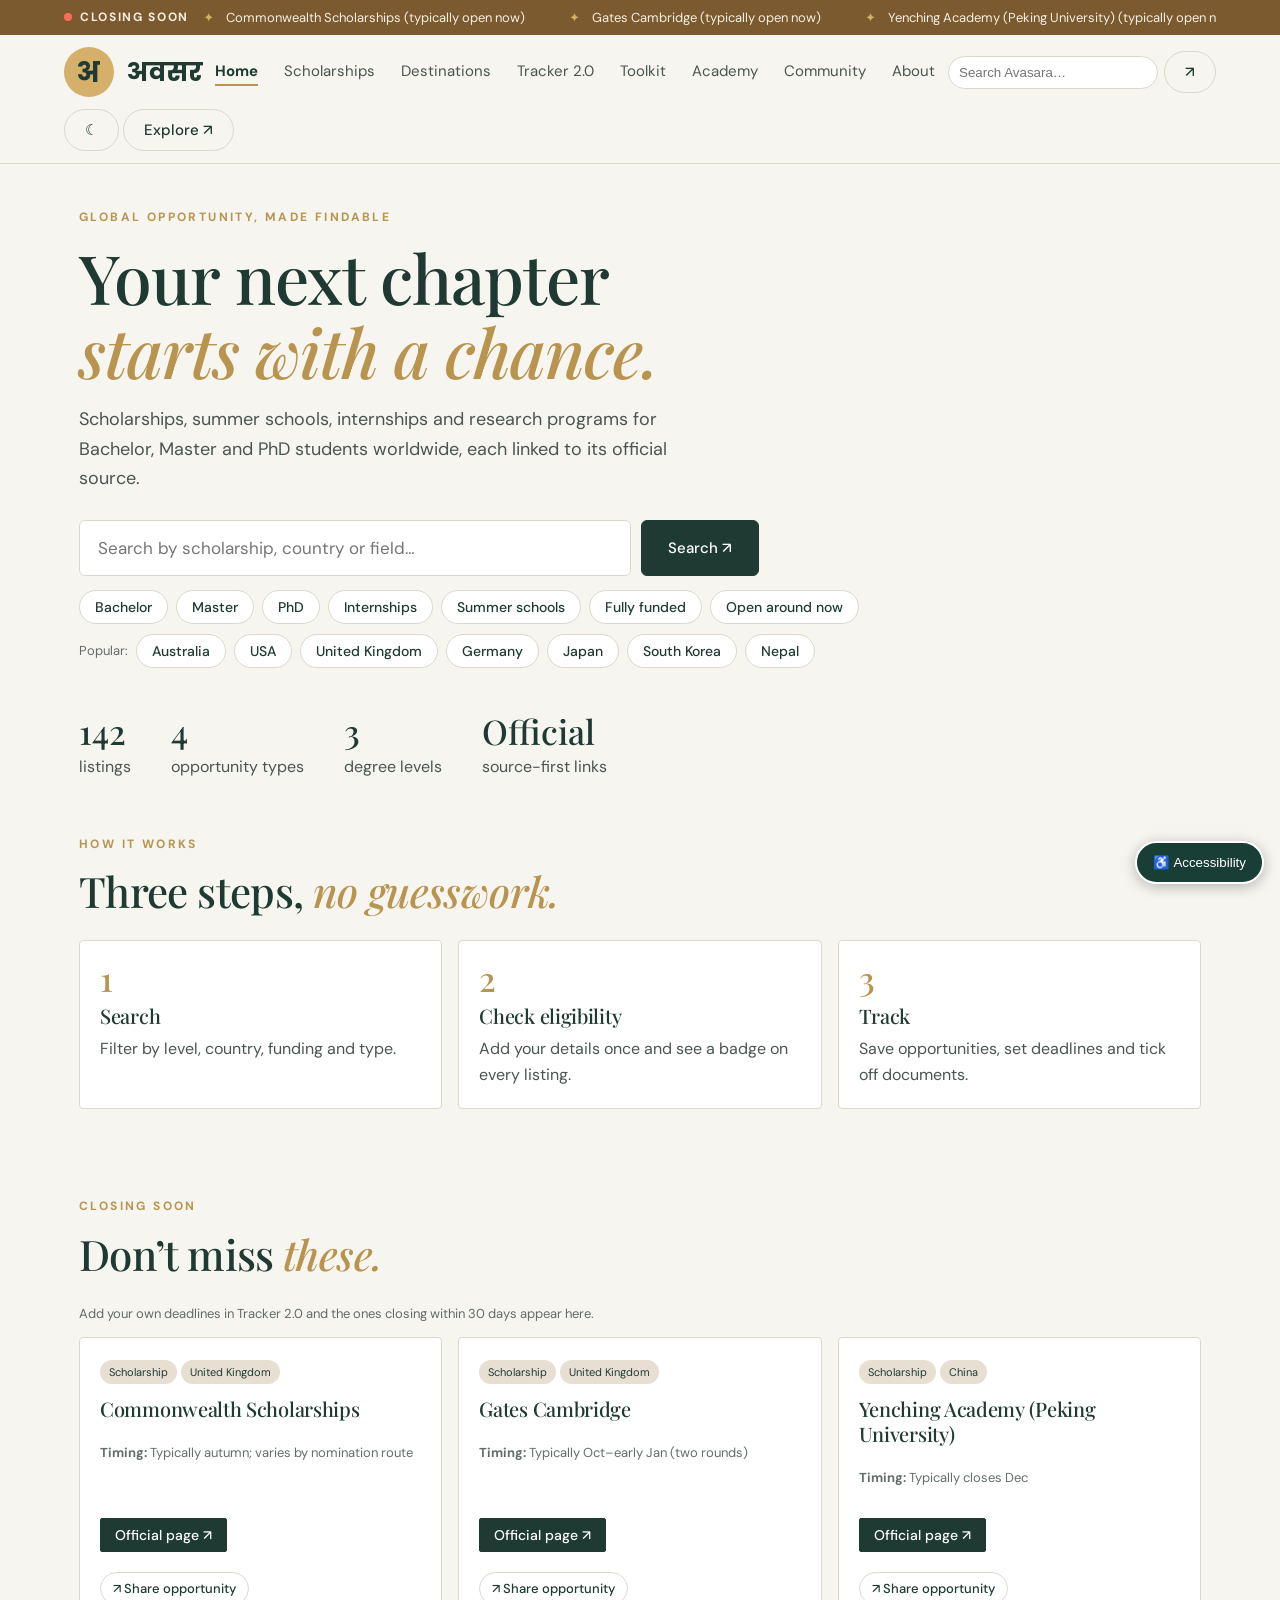
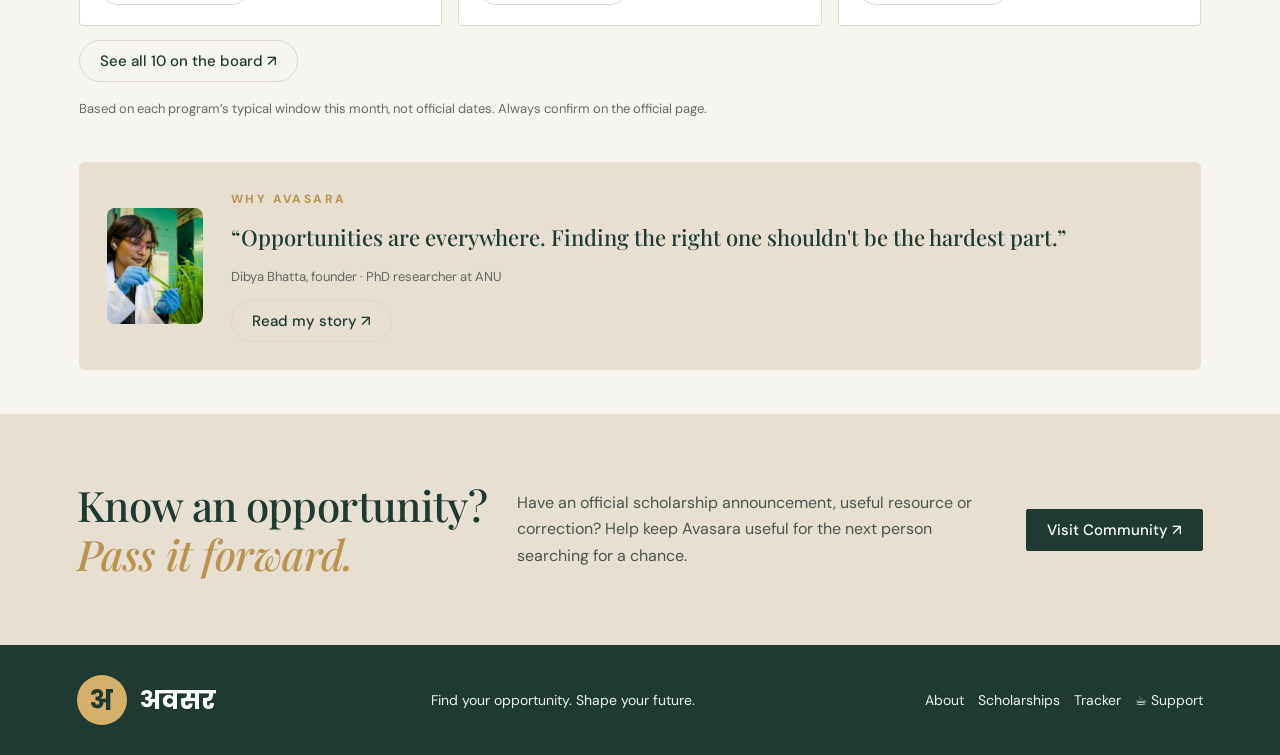
<file: index.html>
<!DOCTYPE html>

<html lang="en"><head><meta charset="utf-8"/>
<meta content="width=device-width, initial-scale=1, viewport-fit=cover" name="viewport"/>
<meta content="Scholarships, summer schools, internships and research programs worldwide, linked to official sources." name="description"/>
<meta content="#1f3a33" name="theme-color"/>
<meta content="Avasara — Find your opportunity" property="og:title"/>
<meta content="Scholarships, summer schools, internships and research programs worldwide, linked to official sources." property="og:description"/>
<link href="data:image/svg+xml,%3Csvg xmlns=%27http://www.w3.org/2000/svg%27 viewBox=%270 0 100 100%27%3E%3Ccircle cx=%2750%27 cy=%2750%27 r=%2750%27 fill=%27%23d4b06a%27/%3E%3Ctext x=%2750%27 y=%2770%27 font-size=%2765%27 text-anchor=%27middle%27 fill=%27%231f3a33%27 font-weight=%27bold%27%3E%E0%A4%85%3C/text%3E%3C/svg%3E" rel="icon"/>
<title>Avasara — Find your opportunity</title>
<link href="https://fonts.googleapis.com/css2?family=DM+Sans:wght@400;500;700&amp;family=Playfair+Display:ital,wght@0,500;0,600;1,500;1,600&amp;family=Poppins:wght@500;700&amp;display=swap" rel="stylesheet"/>
<link href="style.css" rel="stylesheet"/><link href="discovery-upgrade.css" rel="stylesheet"/></head>
<body data-page="home">
<script>
/*
 * Shared page frame: the "Closing soon" bar, header and footer.
 * Every page loads this file, so the menu is defined in one place.
 * To add a page, add a row to PAGES and create the matching .html file.
 */
(() => {
  const PAGES = [
    ["#home", "Home", "home"],
    ["#scholarships", "Scholarships", "scholarships"],
    ["#destinations", "Destinations", "destinations"],
    ["#tracker", "Tracker 2.0", "tracker"],
    ["#toolkit", "Toolkit", "toolkit"],
    ["#academy", "Academy", "academy"],
    ["#community", "Community", "community"],
    ["#about", "About", "about"],
  ];
  const current = document.body.dataset.page;
  const nav = PAGES.map(([href, label, key]) => `<a href="${href}"${key === current ? ' class="on" aria-current="page"' : ""}>${label}</a>`).join("");
  const logo = `<span class="mark">अ</span><span class="np">अवसर</span>`;

  document.body.insertAdjacentHTML("afterbegin", `
<div class="tick"><a href="index.html#soon"><span class="live"><i></i>Closing soon</span><span class="wrap"><span class="move" id="tickmove">Browse opportunities worldwide</span></span></a></div>
<header><a class="logo" href="index.html">${logo}</a>
<nav>${nav}</nav>
<form class="global-search" id="globalSearch" role="search"><input id="globalQ" type="search" placeholder="Search Avasara…" aria-label="Search Avasara"><button class="btn" type="submit">↗</button></form>
<span><button class="btn" id="th" aria-label="Toggle theme">☾</button> <a class="btn" href="#scholarships">Explore ↗</a></span></header>`);

  document.addEventListener("DOMContentLoaded", () => {
    document.body.insertAdjacentHTML("beforeend", `
<footer><a class="logo" href="index.html" style="margin:0">${logo}</a><span>Find your opportunity. Shape your future.</span>
<span><a href="#about">About</a><a href="#scholarships">Scholarships</a><a href="#tracker">Tracker</a><a href="https://buymeacoffee.com/dibyabhatta" target="_blank" rel="noopener">☕ Support</a></span></footer>`);
  });
})();
</script>
<div data-view="home">
<section><div class="eyebrow">Global opportunity, made findable</div>
<h1>Your next chapter<br/><em>starts with a chance.</em></h1>
<p style="max-width:620px;font-size:18px">Scholarships, summer schools, internships and research programs for Bachelor, Master and PhD students worldwide, each linked to its official source.</p>
<form class="hero-search" id="hform" role="search"><input aria-label="Search opportunities" id="hq" placeholder="Search by scholarship, country or field…" type="search"/><button class="btn dk" type="submit">Search ↗</button></form>
<div aria-label="Quick filters" class="chips">
<button class="chip" data-filter='{"level":"B"}'>Bachelor</button>
<button class="chip" data-filter='{"level":"M"}'>Master</button>
<button class="chip" data-filter='{"level":"P"}'>PhD</button>
<button class="chip" data-filter='{"type":"Internship"}'>Internships</button>
<button class="chip" data-filter='{"type":"Summer school"}'>Summer schools</button>
<button class="chip" data-filter='{"funding":"Fully funded"}'>Fully funded</button>
<button class="chip" data-filter='{"open":"1"}'>Open around now</button>
</div>
<div aria-label="Popular destinations" class="chips"><span class="note" style="align-self:center">Popular:</span>
<button class="chip" data-filter='{"country":"Australia"}'>Australia</button>
<button class="chip" data-filter='{"country":"USA"}'>USA</button>
<button class="chip" data-filter='{"country":"United Kingdom"}'>United Kingdom</button>
<button class="chip" data-filter='{"country":"Germany"}'>Germany</button>
<button class="chip" data-filter='{"country":"Japan"}'>Japan</button>
<button class="chip" data-filter='{"country":"South Korea"}'>South Korea</button>
<button class="chip" data-filter='{"country":"Nepal"}'>Nepal</button>
</div>
<div class="stats"><div><b id="n1">0</b>listings</div><div><b>4</b>opportunity types</div><div><b>3</b>degree levels</div><div><b>Official</b>source-first links</div></div></section>
<section style="padding-top:10px"><div class="eyebrow">How it works</div><h2>Three steps, <em>no guesswork.</em></h2><div class="grid steps">
<a class="card" href="#scholarships"><span class="num">1</span><h3>Search</h3><p>Filter by level, country, funding and type.</p></a>
<a class="card" href="scholarships.html#match"><span class="num">2</span><h3>Check eligibility</h3><p>Add your details once and see a badge on every listing.</p></a>
<a class="card" href="#tracker"><span class="num">3</span><h3>Track</h3><p>Save opportunities, set deadlines and tick off documents.</p></a>
</div></section>
<section id="soon" style="padding-bottom:20px"><div class="eyebrow">Closing soon</div><h2>Don’t miss <em>these.</em></h2>
<div id="soonmine"></div>
<div class="grid" id="soongrid"></div>
<p id="soonmore" style="margin-top:14px"></p>
<p class="note">Based on each program’s typical window this month, not official dates. Always confirm on the official page.</p></section>
<section style="padding-top:10px"><div class="teaser"><img alt="Dibya Bhatta, founder of Avasara" class="teaser-photo" onerror="this.style.display='none'" src="1O1A9320.jpeg"/>
<div><div class="eyebrow">Why Avasara</div><p class="teaser-quote">“Opportunities are everywhere. Finding the right one shouldn't be the hardest part.”</p>
<p class="note">Dibya Bhatta, founder · PhD researcher at ANU</p><a class="btn" href="#about">Read my story ↗</a></div></div></section>
<div class="cta"><h2 style="margin:0">Know an opportunity?<br/><em style="font-style:italic">Pass it forward.</em></h2>
<p style="max-width:480px">Have an official scholarship announcement, useful resource or correction? Help keep Avasara useful for the next person searching for a chance.</p>
<a class="btn dk js-submit" href="#community">Visit Community ↗</a></div>
</div>
<div data-view="scholarships">
<section id="board"><div class="eyebrow">Scholarships and programs</div><h2>Find what’s <em>next.</em></h2>
<details class="elig" id="match"><summary><b>Check my eligibility</b> <span class="note">optional: add your details to see a badge on every listing</span></summary>
<div class="filters" id="pf">
<select id="pn"><option value="">Citizenship…</option><option value="NP">Nepal</option><option value="IN">India</option><option value="CN">China</option><option value="BD">Bangladesh</option><option value="PK">Pakistan</option><option value="LK">Sri Lanka</option><option value="DEV">Australia, NZ, Canada, USA, UK or EU</option><option value="OTH">Other country</option></select>
<select id="pl2"><option value="">Level applying for…</option><option value="S">Grade 11–12</option><option value="B">Bachelor</option><option value="M">Master</option><option value="P">PhD</option></select>
<select id="pc"><option value="NP">Currently studying in Nepal</option><option value="OUT">Studying outside Nepal</option></select>
<select id="pd"><option value="Any">Any field</option><option>Medicine</option><option>Engineering</option><option>Agriculture</option><option>Forestry</option><option>Science</option><option>Business</option><option>Humanities</option><option>IT</option><option>Other</option></select>
<input id="pa" max="80" min="14" placeholder="Age" style="width:90px" type="number"/>
<select id="pe"><option value="">English test?</option><option value="yes">Yes (IELTS/TOEFL/PTE)</option><option value="no">Not yet</option></select>
<label style="display:flex;align-items:center;gap:6px"><input id="hide" type="checkbox"/> Hide not eligible</label></div>
<p class="note" id="sum"></p></details>
<section aria-labelledby="av-subject-title" class="av-subject-panel"><h3 id="av-subject-title">Browse by subject &amp; major</h3><p class="note">Subjects are shown on each listing. <b>Eligible majors</b> are not assumed from programme titles; check official admission rules. Unclassified opportunities remain searchable in “All fields”.</p><div aria-label="Choose academic subject" class="av-subject-buttons" id="av-subject-buttons" role="group"></div><label for="av-major">Specific major or research topic</label><input aria-label="Filter by major or research topic" id="av-major" placeholder="e.g. Microbiology, forestry, economics" type="search"/><p aria-live="polite" class="note" id="av-subject-summary"></p></section>
<section aria-label="Official global research and scholarship portals" class="av-source-directory"><h3>Global university, government &amp; research job portals</h3><p aria-live="polite" class="note" id="av-auto-status">Loading reviewed automated entries and official portal directory…</p><div id="av-source-directory"></div><p class="note">Portal directory entries are discovery links, not verified individual opportunities. Only reviewed individual listings are added to the opportunity cards.</p></section>
<div class="filters"><input id="q" placeholder="Search name, country, keyword…"/>
<select id="ft"><option value="">All types</option><option>Scholarship</option><option>Research</option><option>Internship</option><option>Summer school</option><option>Postdoctoral</option><option>Fellowship</option></select>
<select id="fl"><option value="">All levels</option><option value="S">Grade 11–12</option><option value="B">Bachelor</option><option value="M">Master</option><option value="P">PhD</option></select>
<select id="fd"><option value="">All destinations</option></select>
<select id="ffield"><option value="">All fields</option><option>Engineering &amp; Technology</option><option>Computer Science, AI &amp; Data Science</option><option>Medicine &amp; Health</option><option>Biological Sciences &amp; Biotechnology</option><option>Chemistry, Physics &amp; Mathematics</option><option>Environmental Science &amp; Climate</option><option>Agriculture &amp; Food Science</option><option>Business, Economics &amp; Finance</option><option>Law &amp; International Relations</option><option>Social Sciences &amp; Psychology</option><option>Education</option><option>Arts, Humanities &amp; Languages</option><option>Architecture &amp; Design</option><option>Media &amp; Communications</option><option>Public Policy &amp; Development</option></select>
<select id="fverified"><option value="">Any verification status</option><option value="verified">Previously recorded deadline</option><option value="unverified">Needs verification</option></select><select id="fdeadline"><option value="">Any deadline</option><option value="7">Within 7 days</option><option value="14">Within 14 days</option><option value="30">Within 30 days</option><option value="60">Within 60 days</option><option value="90">Within 90 days</option></select><select id="ff"><option value="">Any funding</option><option>Fully funded</option><option>Partial</option><option>Paid</option><option>Varies</option></select>
<select id="fs"><option value="">All sources</option><option value="curated">Curated by Avasara</option><option value="community">Shared by community</option></select>
<label class="open-now"><input id="fo" type="checkbox"/> Open around now</label>
<button class="btn" id="clr">Clear</button></div>
<p aria-live="polite" class="note" id="cnt"></p><div class="grid" id="grid"></div>
<p class="note">Listings are leads, not guarantees. Exact deadlines and subjects are shown only where independently checked; otherwise they are marked unverified. Never treat a typical timing window as an application deadline. Confirm requirements on the official page.</p>
<p>Know one we missed? <a class="btn js-submit" href="mailto:agridibu@gmail.com?subject=Avasara%20opportunity%20suggestion">Submit an opportunity ↗</a></p></section>
</div>
<div data-view="destinations">
<section id="unis"><div class="eyebrow">Go where your curiosity leads</div><h2>Explore by <em>destination.</em></h2>
<div class="tabs" id="tabs"></div><div class="uni" id="ul"></div><div class="tabs" id="dl" style="margin-top:22px"></div>
<p class="note">Lists show leading institutions with official sites (not every university). Use the buttons under each list to jump to scholarships for that country. Look for “scholarships”, “HDR”, “graduate research” or “international” on each site.</p></section>
<section class="band" id="portals"><div><div class="eyebrow">Official portals</div><h2>National <em>scholarship gateways.</em></h2><div class="uni" id="pl"></div></div></section>
</div>
<div data-view="tracker">
<section class="band" id="tracker"><div><div class="eyebrow">Avasara Tracker 2.0</div><h2>Deadlines first. <em>Nothing missed.</em></h2>
<p style="max-width:720px">Save any opportunity with ＋ Track. Set <b>your own deadline</b> (from the official page), tick off documents, and watch a live <b>Deadline Radar</b> and readiness score. Stored privately in your browser only.</p>
<p><span class="note" id="radar"></span></p>
<div class="scroll"><table class="trk"><thead><tr><th>Opportunity</th><th>Status</th><th>Deadline</th><th>Documents</th><th>Ready</th><th>Notes</th><th></th></tr></thead><tbody id="tb"></tbody></table></div>
<p><button class="btn" id="exp">Export CSV</button> <button class="btn" id="expics">Export calendar (.ics)</button></p></div></section>
</div>
<div data-view="toolkit">
<section class="band" id="toolkit"><div>
<div class="eyebrow">Application toolkit</div><h2>Built for your <em>destination.</em></h2>
<p style="max-width:720px">Create a CV for your destination: choose a layout, edit your details and print or save as PDF. Your details stay in your browser.</p>
<div class="tabs" id="tktabs"><button class="btn on" data-tk="cv">CV builder</button><button class="btn" data-tk="em">Cold email templates</button></div><section class="av-cv-studio" id="cvtemplates"><h3>Choose and edit your CV / résumé</h3><p class="note">Select a style, then enter your details in the editor below. Your live preview updates instantly. Save or print as PDF when ready—no Word download required. Details stay in this browser.</p><div class="av-cv-controls"><label for="av-cv-filter">Filter styles</label><select id="av-cv-filter"><option value="all">All styles</option><option value="research">Academic &amp; research</option><option value="professional">Professional</option><option value="scholarship">Scholarships</option><option value="europe">European</option></select></div><div aria-label="CV layout styles" class="av-cv-gallery" id="av-cv-gallery" role="group"></div><p aria-live="polite" class="note" id="av-cv-style-status" role="status">Selected: Academic Research</p></section>
<div class="tk" id="tk-cv"><div>
<label>Destination</label><select id="cvdest"></select><p class="note" id="cvtip"></p>
<label class="chk"><input id="cvph" type="checkbox"/> Include photo</label>
<label class="chk"><input id="cvpd" type="checkbox"/> Include date of birth and nationality</label>
<label>Photo file (optional, not saved)</label><input accept="image/*" id="cvphoto" type="file"/>
<div id="cvfields"></div></div>
<div><p><button class="btn dk" id="cvprint">Print / Save PDF ↗</button> <button class="btn" id="av-cv-browse" type="button">Choose CV style ↑</button> <a class="btn" href="https://europass.europa.eu/en/create-europass-cv" rel="noopener" target="_blank">Europass CV ↗</a></p><div id="cvprev"></div>
<p class="note">In the print window choose “Save as PDF”. Conventions shown are typical; always follow the program’s own instructions.</p></div></div>
<div class="tk" id="tk-em" style="display:none"><div>
<label>Professor’s country</label><select id="emdest"></select>
<label>Type of email</label><select id="emtype"><option value="phd">PhD supervisor enquiry</option><option value="master">Master’s (research) enquiry</option><option value="intern">Summer research / internship</option><option value="follow">Follow-up (no reply yet)</option><option value="scholar">Scholarship eligibility question</option><option value="ref">Reference request to a referee</option></select>
<div id="emfields"></div></div>
<div><label>Your email (edit freely)</label><textarea id="emout" rows="14"></textarea>
<p><button class="btn dk" id="emcopy">Copy email</button> <button class="btn" id="emmail">Open in email app ↗</button></p>
<p class="note">Tips: keep it under 200 words, attach your CV as a PDF, mention one specific paper, and follow up once after 10–14 days. Replace every [bracket] before sending.</p></div></div>
</div></section>
</div>
<div data-view="accessibility">
<section id="accessibility"><div class="eyebrow">Accessibility</div><h2>Make AVASARA <em>yours.</em></h2><p>Choose a comfortable reading experience. Preferences stay on this device. Use Tab to move between controls, Enter to activate buttons, and Escape to close the accessibility panel.</p>
<div class="grid"><div class="card"><h3>Reading preferences</h3><label for="a-font">Text size</label><select id="a-font"><option value="100">Standard</option><option value="112">Larger</option><option value="125">Extra large</option><option value="140">Very large</option></select><label class="chk"><input id="a-contrast" type="checkbox"/> High contrast</label><label class="chk"><input id="a-motion" type="checkbox"/> Reduce animation</label><label class="chk"><input id="a-underline" type="checkbox"/> Underline links</label><p><button class="btn" id="a-reset">Reset preferences</button></p></div><div class="card"><h3>Keyboard &amp; screen readers</h3><p>Skip to content using the first keyboard link. Opportunity search results announce updates to assistive technology. Form controls have accessible names.</p><p>Need another format? The Word templates can be edited with accessible headings in Microsoft Word or compatible editors.</p></div></div></section></div>
<div data-view="academy">
<section id="academy"><div class="eyebrow">Avasara Academy</div><h2>Apply <em>smarter.</em></h2><div class="grid">
<div class="card"><div class="tags"><span>Step 1</span></div><h3>Check eligibility</h3><p>Citizenship, degree level, GPA, language score and field. Rule out mismatches before you write anything.</p></div>
<div class="card"><div class="tags"><span>Step 2</span></div><h3>Contact supervisors</h3><p>For PhD and research masters: 5–8 lines, specific research fit, your CV attached, one clear ask.</p></div>
<div class="card"><div class="tags"><span>Step 3</span></div><h3>Prove your English</h3><p>Most universities accept IELTS, TOEFL or PTE. Some waive it for prior English-medium study; confirm on the official page.</p></div>
<div class="card"><div class="tags"><span>Step 4</span></div><h3>Write your statement</h3><p>Why this field, what you have done, why this place, what you will do next. Specific beats impressive.</p></div>
<div class="card"><div class="tags"><span>Step 5</span></div><h3>Line up referees</h3><p>Ask 4–6 weeks ahead. Send your CV, the program details and the deadline.</p></div>
<div class="card"><div class="tags"><span>Know the terms</span></div><h3>RTP vs HDR</h3><p>In Australia, RTP is the government-funded place (fees and stipend). HDR means Higher Degree by Research (Masters by research or PhD). Most universities apply you for both at once.</p></div>
<div class="card"><div class="tags"><span>USA</span><span>PhD</span></div><h3>PhD in the USA</h3><p>Strong programs usually fund admitted PhD students with a stipend and tuition waiver, through assistantships or fellowships. You apply to the program, not to a separate scholarship. Ask about funding before you accept.</p></div>
<div class="card"><div class="tags"><span>USA</span><span>Master’s</span></div><h3>Master’s in the USA</h3><p>Funding is limited and mostly partial: departmental awards, merit aid and some assistantships. Check each department’s funding page and the deadline for aid, which can be earlier than admission.</p></div>
<div class="card"><div class="tags"><span>USA</span><span>Bachelor</span></div><h3>Bachelor’s in the USA</h3><p>International aid comes from the university and is usually decided at admission. A few, such as Harvard, MIT, Princeton, Yale and Amherst, say they are need-blind for internationals. Confirm the policy each year.</p></div>
</div><section class="av-global-academy" id="av-global-academy"><div class="eyebrow">Global Academy</div><h3>Study, research and internships across the world</h3><p class="note">Choose a region for official starting points. Funding and application deadlines depend on the specific programme.</p><div class="av-region-grid">
<article class="card"><h4>Europe</h4><p>Salaried PhDs, Erasmus Mundus, MSCA, postdoctoral positions and summer research placements.</p><a href="https://euraxess.ec.europa.eu/jobs/search" rel="noopener" target="_blank">EURAXESS jobs ↗</a></article>
<article class="card"><h4>Australia &amp; Oceania</h4><p>RTP, university research scholarships, vacation studentships and New Zealand postgraduate funding.</p><a href="https://www.education.gov.au/research-block-grants/research-training-program" rel="noopener" target="_blank">Australian RTP ↗</a></article>
<article class="card"><h4>Asia</h4><p>MEXT, GKS, university research placements, international master's programmes and summer internships.</p><a href="https://www.studyinjapan.go.jp/en/planning/scholarships/mext-scholarships/" rel="noopener" target="_blank">Japan scholarships ↗</a></article>
<article class="card"><h4>Africa</h4><p>Regional postgraduate programmes, African research institutes, university scholarships and mobility funding.</p><a href="https://mastercardfdn.org/en/what-we-do/our-programs/mastercard-foundation-scholars-program/where-to-apply/" rel="noopener" target="_blank">Scholars partners ↗</a></article>
<article class="card"><h4>Americas</h4><p>Graduate assistantships, university funding, research fellowships and summer internships.</p><a href="https://www.fulbrightprogram.org/" rel="noopener" target="_blank">Fulbright programmes ↗</a></article>
<article class="card"><h4>Middle East</h4><p>Research universities, postgraduate scholarships and funded science and technology programmes.</p><a href="https://www.kaust.edu.sa/en/study" rel="noopener" target="_blank">KAUST study ↗</a></article>
</div><p class="note">Summer can mean December–February in the Southern Hemisphere. Search by actual start dates and application windows, not the word “summer” alone.</p></section></section>
</div>
<div data-view="community">
<section aria-labelledby="community-heading" id="community-board">
<div class="eyebrow">Shared by the AVASARA community</div>
<h2 id="community-heading">Opportunities worth <em>sharing.</em></h2>
<p style="max-width:760px">Discover scholarships, internships, summer schools and research opportunities submitted by the community and approved for publication. Always confirm deadlines and eligibility on the official website.</p>
<div class="av-community-actions"><a class="btn dk js-submit" href="https://docs.google.com/forms/d/e/1FAIpQLSf2ORGTOZiMiZCe0DTGqW0CbLUeS5lQXgIaS6kNZgk9tYPqMA/viewform" rel="noopener" target="_blank">＋ Submit an opportunity ↗</a><a class="btn" href="#scholarships">Browse all opportunities ↗</a></div>
<p class="note" id="av-community-count" role="status">Loading approved community opportunities…</p>
<div aria-live="polite" class="grid" id="av-community-grid"></div>
<p class="note">Submissions are reviewed before appearing here. Personal contact details are not displayed.</p>
</section>
</div>
<div data-view="about">
<section id="about">
<div class="founder-layout">
<aside class="founder-sidebar">
<img alt="Dibya Bhatta, founder of Avasara" class="founder-photo" onerror="this.style.display='none'" src="1O1A9320.jpeg"/>
<h3 class="founder-name">Dibya Bhatta</h3>
<p class="founder-role">Founder of Avasara</p>
<p class="founder-role">PhD Researcher · Australian National University</p>
</aside>
<div class="founder-story">
<div class="eyebrow">A note from the founder</div>
<h2>Why I started <em>Avasara.</em></h2>
<p class="founder-lead">
        Opportunities are everywhere. Finding the right one
        shouldn't be the hardest part.
      </p>
<p>
        I'm a PhD researcher at the Australian National University, and before coming to Australia,
        I had the opportunity to study in South Korea on a government scholarship. 
        These experiences made me realise how much studying abroad can change the way you see the world and the opportunities available to you.

      </p>
<p>
        Over the years, I've shared scholarships and study opportunities with students through Facebook and LinkedIn. 
        But I noticed that good opportunities often get lost in posts, timelines and group chats. 
        Sometimes people don't even know where to begin looking. That's one of the reasons I started Avasara.


      </p>
<p>
        I wanted to bring opportunities, useful resources and application guidance together in one place, 
        so students don't have to spend hours searching across different websites to find something relevant to them.


      </p>
<p>
        Avasara is still growing, and I'm building it with the hope that it becomes genuinely useful to students, 
        wherever they're from and whatever they want to study.
        If it helps someone discover an opportunity they wouldn't have found otherwise,
        I think it's already doing something worthwhile.



      </p>
<blockquote class="founder-quote">
        Avasara means opportunity. And everyone deserves
        the chance to find theirs.
      </blockquote>
<div class="card candid-card">
<div class="eyebrow">Candid with Candidates</div>
<h3>Real journeys. Honest conversations.</h3>
<p>
    Real candid Stories from people about PhD
    journey and beyond.
  </p>
<div class="youtube-preview">
<iframe allow="accelerometer; autoplay; clipboard-write; encrypted-media; gyroscope; picture-in-picture; web-share" allowfullscreen="" loading="lazy" src="https://www.youtube.com/embed/UwiYEOVU8yQ" title="Candid with Candidates — Avasara">
</iframe>
</div>
<a class="btn dk" href="https://www.youtube.com/watch?v=UwiYEOVU8yQ" rel="noopener" target="_blank">
    Watch on YouTube ↗
  </a>
</div>
<p class="founder-signoff">
         I'm glad you're here.
      </p>
<div class="founder-contact">
<p>If you want personal guidance with your application, you can reach me here.</p>
<a class="btn" href="https://buymeacoffee.com/dibyabhatta/extras" rel="noopener" target="_blank">
          Get personal guidance ↗
        </a>
</div>
</div>
</div>
</section>
<div class="cta"><h2 style="margin:0">Know an opportunity?<br/><em style="font-style:italic">Pass it forward.</em></h2>
<p style="max-width:480px">Have an official scholarship announcement, useful resource or correction? Help keep Avasara useful for the next person searching for a chance.</p>
<a class="btn dk js-submit" href="mailto:agridibu@gmail.com?subject=Avasara%20opportunity%20suggestion">Share an opportunity ↗</a></div>
</div>
<script>
/*
 * AVASARA DATA — this is the file you edit to add or change content.
 *
 * opportunities: one object per listing
 *   type    : "Scholarship" | "Research" | "Internship" | "Summer school"
 *   levels  : "S" (Grade 11–12), "B" (Bachelor), "M" (Master), "P" (PhD)
 *   funding : "Fully funded" | "Partial" | "Paid" | "Varies"
 *   url     : always the official page
 * timing        : optional note shown on the card (exact listing name -> text)
 * rules         : optional eligibility rules used by the eligibility check
 *                 citizenships, excludedCitizenships (NP, IN, CN, BD, PK, LK, DEV, OTH),
 *                 fields, location ("NP" = studying in Nepal), maxAge (number or per level)
 * details       : optional extra text for the "Key details" panel (apply, when)
 * closingMonths : months [start, end] when a program is typically open (1–12)
 * Timing and months are typical windows, not official dates.
 */
const AVASARA = {
  opportunities: [
    {"name":"Marie Skłodowska-Curie Postdoctoral Fellowships","type":"Postdoctoral","levels":["P"],"country":"Europe / Global","funding":"Fully funded","url":"https://marie-sklodowska-curie-actions.ec.europa.eu/funding/msca-postdoctoral-fellowships-2027","deadline":"2027-09-08","deadlineTime":"17:00 CEST","deadlineStatus":"Published for 2027 call","verifiedOn":"2026-11-19","fieldCategory":"All research disciplines","majors":["Research across disciplines; subject to call eligibility"],"source":"https://marie-sklodowska-curie-actions.ec.europa.eu/funding/msca-postdoctoral-fellowships-2027","discoverySubjects":[],"majorEligibilityStatus":"needs official verification","linkReviewStatus":"source previously reviewed; recheck before applying"},
    {"name":"Alexander von Humboldt Research Fellowship","type":"Postdoctoral","levels":["P"],"country":"Germany","funding":"Fully funded","url":"https://www.humboldt-foundation.de/en/apply/sponsorship-programmes/humboldt-research-fellowship","majors":[],"discoverySubjects":[],"majorEligibilityStatus":"needs official verification","linkReviewStatus":"not individually audited"},
    {"name":"JSPS Postdoctoral Fellowship for Research in Japan","type":"Postdoctoral","levels":["P"],"country":"Japan","funding":"Fully funded","url":"https://www.jsps.go.jp/english/e-fellow/","majors":[],"discoverySubjects":[],"majorEligibilityStatus":"needs official verification","linkReviewStatus":"not individually audited"},
    {"name":"EMBO Postdoctoral Fellowships","type":"Postdoctoral","levels":["P"],"country":"Europe / Global","funding":"Fully funded","url":"https://www.embo.org/funding-awards/fellowships/postdoctoral-fellowships/","majors":[],"discoverySubjects":[],"majorEligibilityStatus":"needs official verification","linkReviewStatus":"not individually audited"},
    {"name":"HFSP Postdoctoral Fellowships","type":"Postdoctoral","levels":["P"],"country":"Global","funding":"Fully funded","url":"https://www.hfsp.org/funding/postdoctoral-fellowships","majors":[],"discoverySubjects":[],"majorEligibilityStatus":"needs official verification","linkReviewStatus":"not individually audited"},
    {"name":"Wellcome Early-Career Awards","type":"Postdoctoral","levels":["P"],"country":"United Kingdom / Global","funding":"Varies","url":"https://wellcome.org/grant-funding/schemes/early-career-awards","majors":[],"discoverySubjects":[],"majorEligibilityStatus":"needs official verification","linkReviewStatus":"not individually audited"},
    {"name":"NIH Postdoctoral Research Opportunities","type":"Postdoctoral","levels":["P"],"country":"USA","funding":"Paid","url":"https://www.training.nih.gov/","majors":[],"discoverySubjects":[],"majorEligibilityStatus":"needs official verification","linkReviewStatus":"not individually audited"},
    {"name":"Banting Postdoctoral Fellowships","type":"Postdoctoral","levels":["P"],"country":"Canada","funding":"Fully funded","url":"https://banting.fellowships-bourses.gc.ca/","majors":[],"discoverySubjects":[],"majorEligibilityStatus":"needs official verification","linkReviewStatus":"not individually audited"},
    {"name":"Chevening Scholarships","type":"Scholarship","levels":["M"],"country":"United Kingdom","funding":"Fully funded","url":"https://www.chevening.org/scholarships/application-timeline/","deadline":"2026-10-06","deadlineTime":"11:00 UTC","deadlineStatus":"Closed: 2027–28 application cycle","verifiedOn":"2026-11-19","fieldCategory":"Multiple disciplines","majors":["Eligible UK taught master’s courses; check course-specific eligibility"],"source":"https://www.chevening.org/scholarships/application-timeline/","discoverySubjects":[],"majorEligibilityStatus":"needs official verification","linkReviewStatus":"source previously reviewed; recheck before applying"},
    {"name":"Commonwealth Scholarships","type":"Scholarship","levels":["M","P"],"country":"United Kingdom","funding":"Fully funded","url":"https://cscuk.fcdo.gov.uk","majors":[],"discoverySubjects":[],"majorEligibilityStatus":"needs official verification","linkReviewStatus":"not individually audited"},
    {"name":"Gates Cambridge","type":"Scholarship","levels":["M","P"],"country":"United Kingdom","funding":"Fully funded","url":"https://www.gatescambridge.org","majors":[],"discoverySubjects":[],"majorEligibilityStatus":"needs official verification","linkReviewStatus":"not individually audited"},
    {"name":"Rhodes Scholarship (Oxford)","type":"Scholarship","levels":["M","P"],"country":"United Kingdom","funding":"Fully funded","url":"https://www.rhodeshouse.ox.ac.uk","majors":[],"discoverySubjects":[],"majorEligibilityStatus":"needs official verification","linkReviewStatus":"not individually audited"},
    {"name":"Clarendon Scholarships (Oxford)","type":"Scholarship","levels":["M","P"],"country":"United Kingdom","funding":"Fully funded","url":"https://www.ox.ac.uk/clarendon","majors":[],"discoverySubjects":[],"majorEligibilityStatus":"needs official verification","linkReviewStatus":"not individually audited"},
    {"name":"LSE Summer Schools","type":"Summer school","levels":["B","M"],"country":"United Kingdom","funding":"Varies","url":"https://www.lse.ac.uk/study-at-lse/summer-schools","majors":[],"discoverySubjects":[],"majorEligibilityStatus":"needs official verification","linkReviewStatus":"not individually audited"},
    {"name":"Fulbright Foreign Student Program","type":"Scholarship","levels":["M","P"],"country":"USA","funding":"Fully funded","url":"https://fulbrightprogram.org","majors":[],"discoverySubjects":[],"majorEligibilityStatus":"needs official verification","linkReviewStatus":"not individually audited"},
    {"name":"Knight-Hennessy Scholars (Stanford)","type":"Scholarship","levels":["M","P"],"country":"USA","funding":"Fully funded","url":"https://knight-hennessy.stanford.edu","majors":[],"discoverySubjects":[],"majorEligibilityStatus":"needs official verification","linkReviewStatus":"not individually audited"},
    {"name":"Hubert H. Humphrey Fellowship","type":"Scholarship","levels":["P"],"country":"USA","funding":"Fully funded","url":"https://www.humphreyfellowship.org","majors":[],"discoverySubjects":[],"majorEligibilityStatus":"needs official verification","linkReviewStatus":"not individually audited"},
    {"name":"Harvard College Financial Aid (international applicants)","type":"Scholarship","levels":["B"],"country":"USA","funding":"Varies","url":"https://college.harvard.edu/financial-aid","majors":[],"discoverySubjects":[],"majorEligibilityStatus":"needs official verification","linkReviewStatus":"not individually audited"},
    {"name":"MIT Financial Aid (international applicants)","type":"Scholarship","levels":["B"],"country":"USA","funding":"Varies","url":"https://mitadmissions.org/afford","majors":[],"discoverySubjects":[],"majorEligibilityStatus":"needs official verification","linkReviewStatus":"not individually audited"},
    {"name":"Princeton Financial Aid (international applicants)","type":"Scholarship","levels":["B"],"country":"USA","funding":"Varies","url":"https://admission.princeton.edu/cost-aid","majors":[],"discoverySubjects":[],"majorEligibilityStatus":"needs official verification","linkReviewStatus":"not individually audited"},
    {"name":"Yale Financial Aid (international applicants)","type":"Scholarship","levels":["B"],"country":"USA","funding":"Varies","url":"https://admissions.yale.edu/financial-aid","majors":[],"discoverySubjects":[],"majorEligibilityStatus":"needs official verification","linkReviewStatus":"not individually audited"},
    {"name":"Stanford Financial Aid (international applicants)","type":"Scholarship","levels":["B"],"country":"USA","funding":"Varies","url":"https://financialaid.stanford.edu","majors":[],"discoverySubjects":[],"majorEligibilityStatus":"needs official verification","linkReviewStatus":"not individually audited"},
    {"name":"Amherst College Financial Aid (international applicants)","type":"Scholarship","levels":["B"],"country":"USA","funding":"Varies","url":"https://www.amherst.edu/admission","majors":[],"discoverySubjects":[],"majorEligibilityStatus":"needs official verification","linkReviewStatus":"not individually audited"},
    {"name":"EducationUSA Funding Guide","type":"Scholarship","levels":["B","M","P"],"country":"USA","funding":"Varies","url":"https://educationusa.state.gov","majors":[],"discoverySubjects":["Education"],"majorEligibilityStatus":"needs official verification","linkReviewStatus":"not individually audited"},
    {"name":"Vanier Canada Graduate Scholarships","type":"Scholarship","levels":["P"],"country":"Canada","funding":"Fully funded","url":"https://vanier.gc.ca","majors":[],"discoverySubjects":[],"majorEligibilityStatus":"needs official verification","linkReviewStatus":"not individually audited"},
    {"name":"Lester B. Pearson Scholarship (Toronto)","type":"Scholarship","levels":["B"],"country":"Canada","funding":"Fully funded","url":"https://www.utoronto.ca/pearson","majors":[],"discoverySubjects":[],"majorEligibilityStatus":"needs official verification","linkReviewStatus":"not individually audited"},
    {"name":"Mitacs Globalink Research Internship","type":"Internship","levels":["B"],"country":"Canada","funding":"Fully funded","url":"https://www.mitacs.ca/our-programs/globalink-research-internship-students/","majors":[],"discoverySubjects":[],"majorEligibilityStatus":"needs official verification","linkReviewStatus":"not individually audited"},
    {"name":"EduCanada Scholarships","type":"Scholarship","levels":["B","M","P"],"country":"Canada","funding":"Varies","url":"https://www.educanada.ca/scholarships-bourses","majors":[],"discoverySubjects":[],"majorEligibilityStatus":"needs official verification","linkReviewStatus":"not individually audited"},
    {"name":"Australia Awards Scholarships","type":"Scholarship","levels":["M","P"],"country":"Australia","funding":"Fully funded","url":"https://www.dfat.gov.au/people-to-people/australia-awards","majors":[],"discoverySubjects":[],"majorEligibilityStatus":"needs official verification","linkReviewStatus":"not individually audited"},
    {"name":"Research Training Program (RTP) — Australian Government","type":"Scholarship","levels":["M","P"],"country":"Australia","funding":"Fully funded","url":"https://www.education.gov.au/research-block-grants/research-training-program","majors":[],"discoverySubjects":[],"majorEligibilityStatus":"needs official verification","linkReviewStatus":"not individually audited"},
    {"name":"ANU HDR Scholarships (incl. RTP, stipend + fees)","type":"Scholarship","levels":["M","P"],"country":"Australia","funding":"Fully funded","url":"https://www.anu.edu.au/study/scholarships","majors":[],"discoverySubjects":[],"majorEligibilityStatus":"needs official verification","linkReviewStatus":"not individually audited"},
    {"name":"University of Sydney HDR Scholarships (RTP & international)","type":"Scholarship","levels":["M","P"],"country":"Australia","funding":"Fully funded","url":"https://www.sydney.edu.au/scholarships","majors":[],"discoverySubjects":[],"majorEligibilityStatus":"needs official verification","linkReviewStatus":"not individually audited"},
    {"name":"UNSW Scientia & HDR Scholarships","type":"Scholarship","levels":["M","P"],"country":"Australia","funding":"Fully funded","url":"https://www.unsw.edu.au/research/hdr/scholarships","majors":[],"discoverySubjects":[],"majorEligibilityStatus":"needs official verification","linkReviewStatus":"not individually audited"},
    {"name":"University of Melbourne Graduate Research Scholarships","type":"Scholarship","levels":["M","P"],"country":"Australia","funding":"Fully funded","url":"https://scholarships.unimelb.edu.au","majors":[],"discoverySubjects":[],"majorEligibilityStatus":"needs official verification","linkReviewStatus":"not individually audited"},
    {"name":"University of Queensland HDR Scholarships","type":"Scholarship","levels":["M","P"],"country":"Australia","funding":"Fully funded","url":"https://scholarships.uq.edu.au","majors":[],"discoverySubjects":[],"majorEligibilityStatus":"needs official verification","linkReviewStatus":"not individually audited"},
    {"name":"Monash Graduate Research Scholarships","type":"Scholarship","levels":["M","P"],"country":"Australia","funding":"Fully funded","url":"https://www.monash.edu/graduate-research/future-students/scholarships","majors":[],"discoverySubjects":[],"majorEligibilityStatus":"needs official verification","linkReviewStatus":"not individually audited"},
    {"name":"CSIRO Postgraduate Studentships & Top-Up","type":"Scholarship","levels":["M","P"],"country":"Australia","funding":"Paid","url":"https://www.csiro.au/en/work-with-us/study-with-us","majors":[],"discoverySubjects":[],"majorEligibilityStatus":"needs official verification","linkReviewStatus":"not individually audited"},
    {"name":"CSIRO Vacation & Student Programs","type":"Internship","levels":["B","M"],"country":"Australia","funding":"Paid","url":"https://www.csiro.au/en/careers/student-programs","majors":[],"discoverySubjects":[],"majorEligibilityStatus":"needs official verification","linkReviewStatus":"not individually audited"},
    {"name":"Destination Australia","type":"Scholarship","levels":["B","M","P"],"country":"Australia","funding":"Partial","url":"https://www.education.gov.au/destination-australia","majors":[],"discoverySubjects":[],"majorEligibilityStatus":"needs official verification","linkReviewStatus":"not individually audited"},
    {"name":"ANU Summer Research Scholarships","type":"Research","levels":["B","M"],"country":"Australia","funding":"Paid","url":"https://www.anu.edu.au/study/scholarships","majors":[],"discoverySubjects":[],"majorEligibilityStatus":"needs official verification","linkReviewStatus":"not individually audited"},
    {"name":"NZ Scholarships (MFAT)","type":"Scholarship","levels":["M","P"],"country":"New Zealand","funding":"Fully funded","url":"https://www.mfat.govt.nz/en/aid-and-development/scholarships","majors":[],"discoverySubjects":[],"majorEligibilityStatus":"needs official verification","linkReviewStatus":"not individually audited"},
    {"name":"University of Auckland Scholarships","type":"Scholarship","levels":["B","M","P"],"country":"New Zealand","funding":"Varies","url":"https://www.auckland.ac.nz/en/study/scholarships-and-awards.html","majors":[],"discoverySubjects":[],"majorEligibilityStatus":"needs official verification","linkReviewStatus":"not individually audited"},
    {"name":"University of Otago Scholarships","type":"Scholarship","levels":["B","M","P"],"country":"New Zealand","funding":"Varies","url":"https://www.otago.ac.nz/study/scholarships","majors":[],"discoverySubjects":[],"majorEligibilityStatus":"needs official verification","linkReviewStatus":"not individually audited"},
    {"name":"Victoria University of Wellington Scholarships","type":"Scholarship","levels":["B","M","P"],"country":"New Zealand","funding":"Varies","url":"https://www.wgtn.ac.nz/scholarships","majors":[],"discoverySubjects":[],"majorEligibilityStatus":"needs official verification","linkReviewStatus":"not individually audited"},
    {"name":"Royal Society Te Apārangi Funding","type":"Research","levels":["P"],"country":"New Zealand","funding":"Varies","url":"https://www.royalsociety.org.nz","majors":[],"discoverySubjects":[],"majorEligibilityStatus":"needs official verification","linkReviewStatus":"not individually audited"},
    {"name":"Global Korea Scholarship (GKS)","type":"Scholarship","levels":["B","M","P"],"country":"South Korea","funding":"Fully funded","url":"https://www.studyinkorea.go.kr","majors":[],"discoverySubjects":[],"majorEligibilityStatus":"needs official verification","linkReviewStatus":"not individually audited"},
    {"name":"KAIST International Admissions & Scholarships","type":"Scholarship","levels":["B","M","P"],"country":"South Korea","funding":"Fully funded","url":"https://admission.kaist.ac.kr","majors":[],"discoverySubjects":[],"majorEligibilityStatus":"needs official verification","linkReviewStatus":"not individually audited"},
    {"name":"Yonsei Summer School","type":"Summer school","levels":["B","M"],"country":"South Korea","funding":"Varies","url":"https://summer.yonsei.ac.kr","majors":[],"discoverySubjects":[],"majorEligibilityStatus":"needs official verification","linkReviewStatus":"not individually audited"},
    {"name":"MEXT Japanese Government Scholarship","type":"Scholarship","levels":["B","M","P"],"country":"Japan","funding":"Fully funded","url":"https://www.studyinjapan.go.jp","majors":[],"discoverySubjects":[],"majorEligibilityStatus":"needs official verification","linkReviewStatus":"not individually audited"},
    {"name":"JASSO Scholarships & Exchange","type":"Scholarship","levels":["B","M"],"country":"Japan","funding":"Partial","url":"https://www.jasso.go.jp/en/ryugaku/","majors":[],"discoverySubjects":[],"majorEligibilityStatus":"needs official verification","linkReviewStatus":"not individually audited"},
    {"name":"ADB-Japan Scholarship Program","type":"Scholarship","levels":["M"],"country":"Japan","funding":"Fully funded","url":"https://www.adb.org/work-with-us/careers/japan-scholarship-program","majors":[],"discoverySubjects":[],"majorEligibilityStatus":"needs official verification","linkReviewStatus":"not individually audited"},
    {"name":"CSC Chinese Government Scholarship","type":"Scholarship","levels":["B","M","P"],"country":"China","funding":"Fully funded","url":"https://www.csc.edu.cn/laihua","majors":[],"discoverySubjects":[],"majorEligibilityStatus":"needs official verification","linkReviewStatus":"not individually audited"},
    {"name":"Schwarzman Scholars (Tsinghua)","type":"Scholarship","levels":["M"],"country":"China","funding":"Fully funded","url":"https://www.schwarzmanscholars.org","majors":[],"discoverySubjects":[],"majorEligibilityStatus":"needs official verification","linkReviewStatus":"not individually audited"},
    {"name":"Yenching Academy (Peking University)","type":"Scholarship","levels":["M"],"country":"China","funding":"Fully funded","url":"https://yenchingacademy.pku.edu.cn","majors":[],"discoverySubjects":[],"majorEligibilityStatus":"needs official verification","linkReviewStatus":"not individually audited"},
    {"name":"ICCR Scholarships (India)","type":"Scholarship","levels":["B","M","P"],"country":"India","funding":"Fully funded","url":"https://www.iccr.gov.in","majors":[],"discoverySubjects":[],"majorEligibilityStatus":"needs official verification","linkReviewStatus":"not individually audited"},
    {"name":"Study in India Portal","type":"Scholarship","levels":["B","M","P"],"country":"India","funding":"Varies","url":"https://studyinindia.gov.in","majors":[],"discoverySubjects":[],"majorEligibilityStatus":"needs official verification","linkReviewStatus":"not individually audited"},
    {"name":"Ministry of Education, Nepal — Scholarships","type":"Scholarship","levels":["B","M","P"],"country":"Nepal","funding":"Varies","url":"https://moest.gov.np","majors":[],"discoverySubjects":["Education"],"majorEligibilityStatus":"needs official verification","linkReviewStatus":"not individually audited"},
    {"name":"Kathmandu Metropolitan City (KMC) Grade 11–12 Scholarship Exam","type":"Scholarship","levels":["S"],"country":"Nepal","funding":"Fully funded","url":"https://entrance.kathmandu.gov.np","majors":[],"discoverySubjects":[],"majorEligibilityStatus":"needs official verification","linkReviewStatus":"not individually audited"},
    {"name":"Mahatma Gandhi Scholarship Scheme (Embassy of India, Kathmandu)","type":"Scholarship","levels":["S"],"country":"Nepal","funding":"Partial","url":"https://www.indembkathmandu.gov.in","majors":[],"discoverySubjects":[],"majorEligibilityStatus":"needs official verification","linkReviewStatus":"not individually audited"},
    {"name":"Golden Jubilee Scholarship Scheme (Embassy of India, Kathmandu)","type":"Scholarship","levels":["B"],"country":"Nepal","funding":"Partial","url":"https://www.indembkathmandu.gov.in","majors":[],"discoverySubjects":[],"majorEligibilityStatus":"needs official verification","linkReviewStatus":"not individually audited"},
    {"name":"MBBS & BDS Scholarship Seats — Medical Education Commission (Medicine)","type":"Scholarship","levels":["B"],"country":"Nepal","funding":"Fully funded","url":"https://mec.gov.np","majors":[],"discoverySubjects":["Medicine & Health","Education"],"majorEligibilityStatus":"needs official verification","linkReviewStatus":"not individually audited"},
    {"name":"MoEST Scholarships Abroad — MBBS, Engineering, Pharmacy (Bangladesh, Pakistan, Egypt & more)","type":"Scholarship","levels":["B"],"country":"Nepal","funding":"Fully funded","url":"https://moest.gov.np","majors":[],"discoverySubjects":["Engineering & Technology"],"majorEligibilityStatus":"needs official verification","linkReviewStatus":"not individually audited"},
    {"name":"UGC Nepal Scholarships (MBBS/BE for low-income groups, MPhil & PhD fellowships)","type":"Scholarship","levels":["B","M","P"],"country":"Nepal","funding":"Varies","url":"https://www.ugcnepal.edu.np","majors":[],"discoverySubjects":[],"majorEligibilityStatus":"needs official verification","linkReviewStatus":"not individually audited"},
    {"name":"IOE Tribhuvan Scholarships & Quotas (Engineering, Architecture)","type":"Scholarship","levels":["B"],"country":"Nepal","funding":"Partial","url":"https://tcioe.edu.np/admissions/scholarships","majors":[],"discoverySubjects":["Engineering & Technology","Architecture & Design"],"majorEligibilityStatus":"needs official verification","linkReviewStatus":"not individually audited"},
    {"name":"IAAS Tribhuvan Scholarships (Agriculture & Animal Science)","type":"Scholarship","levels":["B","M"],"country":"Nepal","funding":"Varies","url":"https://iaas.edu.np","majors":[],"discoverySubjects":["Agriculture & Food Science","Arts, Humanities & Languages"],"majorEligibilityStatus":"needs official verification","linkReviewStatus":"not individually audited"},
    {"name":"AFU Scholarships — Agriculture & Forestry University (Agriculture, Forestry, Veterinary)","type":"Scholarship","levels":["B","M","P"],"country":"Nepal","funding":"Varies","url":"https://www.afu.edu.np","majors":[],"discoverySubjects":["Environmental Science & Climate","Agriculture & Food Science","Arts, Humanities & Languages"],"majorEligibilityStatus":"needs official verification","linkReviewStatus":"not individually audited"},
    {"name":"IOF Tribhuvan Scholarships — Institute of Forestry, Pokhara (Forestry; also student research grants)","type":"Scholarship","levels":["B","M"],"country":"Nepal","funding":"Varies","url":"https://www.iofpc.edu.np","majors":[],"discoverySubjects":["Environmental Science & Climate"],"majorEligibilityStatus":"needs official verification","linkReviewStatus":"not individually audited"},
    {"name":"Kathmandu University Scholarships (Engineering, Science, Management, Medicine)","type":"Scholarship","levels":["B","M","P"],"country":"Nepal","funding":"Varies","url":"https://ku.edu.np","majors":[],"discoverySubjects":["Engineering & Technology","Medicine & Health","Business, Economics & Finance"],"majorEligibilityStatus":"needs official verification","linkReviewStatus":"not individually audited"},
    {"name":"Pokhara University Scholarships (Engineering, Health, Management)","type":"Scholarship","levels":["B","M"],"country":"Nepal","funding":"Varies","url":"https://pu.edu.np","majors":[],"discoverySubjects":["Engineering & Technology","Medicine & Health","Business, Economics & Finance"],"majorEligibilityStatus":"needs official verification","linkReviewStatus":"not individually audited"},
    {"name":"Tribhuvan University Scholarships & Quotas (all faculties)","type":"Scholarship","levels":["B","M","P"],"country":"Nepal","funding":"Varies","url":"https://tu.edu.np","majors":[],"discoverySubjects":[],"majorEligibilityStatus":"needs official verification","linkReviewStatus":"not individually audited"},
    {"name":"Embassy of India — Engineering & Medical seats in India (Self Finance Scheme)","type":"Scholarship","levels":["B"],"country":"Nepal","funding":"Varies","url":"https://www.indembkathmandu.gov.in","majors":[],"discoverySubjects":["Engineering & Technology","Medicine & Health","Business, Economics & Finance"],"majorEligibilityStatus":"needs official verification","linkReviewStatus":"not individually audited"},
    {"name":"Embassy of India — Masters scholarships (Homi Bhabha Engineering, Nepal Aid Fund Agriculture)","type":"Scholarship","levels":["M"],"country":"Nepal","funding":"Varies","url":"https://www.indembkathmandu.gov.in","majors":[],"discoverySubjects":["Engineering & Technology","Agriculture & Food Science","Arts, Humanities & Languages"],"majorEligibilityStatus":"needs official verification","linkReviewStatus":"not individually audited"},
    {"name":"NAST PhD Fellowship (Science & Technology)","type":"Research","levels":["P"],"country":"Nepal","funding":"Paid","url":"https://nast.gov.np","majors":[],"discoverySubjects":[],"majorEligibilityStatus":"needs official verification","linkReviewStatus":"not individually audited"},
    {"name":"Embassy of India Kathmandu — Scholarships for Nepali students","type":"Scholarship","levels":["B","M","P"],"country":"Nepal","funding":"Varies","url":"https://www.indembkathmandu.gov.in","majors":[],"discoverySubjects":[],"majorEligibilityStatus":"needs official verification","linkReviewStatus":"not individually audited"},
    {"name":"DAAD Scholarships Germany","type":"Scholarship","levels":["M","P"],"country":"Germany","funding":"Fully funded","url":"https://www.daad.de/en/","majors":[],"discoverySubjects":[],"majorEligibilityStatus":"needs official verification","linkReviewStatus":"not individually audited"},
    {"name":"DAAD RISE Germany","type":"Internship","levels":["B"],"country":"Germany","funding":"Paid","url":"https://www.daad.de/rise","majors":[],"discoverySubjects":[],"majorEligibilityStatus":"needs official verification","linkReviewStatus":"not individually audited"},
    {"name":"Erasmus Mundus Euroculture Joint Master (2027–2029)","type":"Scholarship","levels":["M"],"country":"Europe","funding":"Fully funded","url":"https://www.euroculturemaster.eu/application-procedure/","deadline":"2027-01-15","deadlineStatus":"Erasmus Mundus scholarship deadline; self-funded admission has later dates","verifiedOn":"2026-11-19","fieldCategory":"Arts, Humanities & Languages","majors":["European studies","Cultural studies","Society and politics","Intercultural studies"],"source":"https://www.euroculturemaster.eu/application-procedure/","discoverySubjects":["Arts, Humanities & Languages"],"majorEligibilityStatus":"needs official verification","linkReviewStatus":"source previously reviewed; recheck before applying"},
    {"name":"Erasmus Mundus IMSOGLO — International Master in Soils and Global Change (2027)","type":"Scholarship","levels":["M"],"country":"Europe","funding":"Fully funded","url":"https://imsoglo.eu/wp-content/uploads/2026/09/IMSOGLO-Application-Manual-2027.pdf","deadline":"2027-02-28","deadlineStatus":"Scholarship deadline for September 2027 intake; separate self-funded EEA deadline","verifiedOn":"2026-11-19","fieldCategory":"Agriculture & Food Science","majors":["Soil science","Soil and global change","Environmental science","Agricultural science"],"source":"https://imsoglo.eu/wp-content/uploads/2026/09/IMSOGLO-Application-Manual-2027.pdf","discoverySubjects":["Agriculture & Food Science"],"majorEligibilityStatus":"needs official verification","linkReviewStatus":"source previously reviewed; recheck before applying"},
    {"name":"Erasmus Mundus GeoPlaNet (2027) — Self-funded only","type":"Scholarship","levels":["M"],"country":"Europe","funding":"Varies","url":"https://geoplanet-impg.eu/en/apply","deadline":"2027-02-28","deadlineTime":"Midnight CET","deadlineStatus":"Self-funded admission only; Erasmus Mundus scholarships unavailable for this intake","verifiedOn":"2026-11-19","fieldCategory":"Chemistry, Physics & Mathematics","majors":["Planetary science","Geoscience","Space science"],"source":"https://geoplanet-impg.eu/en/apply","discoverySubjects":["Chemistry, Physics & Mathematics"],"majorEligibilityStatus":"needs official verification","linkReviewStatus":"source previously reviewed; recheck before applying"},
    {"name":"Erasmus Mundus Joint Masters","type":"Scholarship","levels":["M"],"country":"Europe","funding":"Fully funded","url":"https://erasmus-plus.ec.europa.eu/opportunities/opportunities-for-individuals/students/erasmus-mundus-joint-masters","majors":[],"discoverySubjects":[],"majorEligibilityStatus":"needs official verification","linkReviewStatus":"not individually audited"},
    {"name":"Marie Skłodowska-Curie Actions","type":"Research","levels":["P"],"country":"Europe","funding":"Paid","url":"https://marie-sklodowska-curie-actions.ec.europa.eu","majors":[],"discoverySubjects":[],"majorEligibilityStatus":"needs official verification","linkReviewStatus":"not individually audited"},
    {"name":"CERN Summer Student Programme","type":"Internship","levels":["B","M"],"country":"Switzerland","funding":"Paid","url":"https://careers.cern/summer","majors":[],"discoverySubjects":[],"majorEligibilityStatus":"needs official verification","linkReviewStatus":"not individually audited"},
    {"name":"Swiss Government Excellence Scholarships","type":"Scholarship","levels":["P"],"country":"Switzerland","funding":"Fully funded","url":"https://www.sbfi.admin.ch/en/swiss-government-excellence-scholarships-at-a-glance","majors":[],"discoverySubjects":[],"majorEligibilityStatus":"needs official verification","linkReviewStatus":"not individually audited"},
    {"name":"Eiffel Excellence Scholarship","type":"Scholarship","levels":["M","P"],"country":"France","funding":"Fully funded","url":"https://www.campusfrance.org/en/eiffel-scholarship-program-of-excellence","majors":[],"discoverySubjects":[],"majorEligibilityStatus":"needs official verification","linkReviewStatus":"not individually audited"},
    {"name":"Swedish Institute Scholarships","type":"Scholarship","levels":["M"],"country":"Sweden","funding":"Fully funded","url":"https://si.se/en/apply/scholarships/","majors":[],"discoverySubjects":[],"majorEligibilityStatus":"needs official verification","linkReviewStatus":"not individually audited"},
    {"name":"Holland Scholarship","type":"Scholarship","levels":["B","M"],"country":"Netherlands","funding":"Partial","url":"https://www.studyinholland.nl/finances/holland-scholarship","majors":[],"discoverySubjects":[],"majorEligibilityStatus":"needs official verification","linkReviewStatus":"not individually audited"},
    {"name":"Study in Denmark — Scholarships","type":"Scholarship","levels":["B","M","P"],"country":"Denmark","funding":"Varies","url":"https://studyindenmark.dk/study-options/tuition-fees-scholarships","majors":[],"discoverySubjects":[],"majorEligibilityStatus":"needs official verification","linkReviewStatus":"not individually audited"},
    {"name":"Study in Finland — Scholarships","type":"Scholarship","levels":["B","M","P"],"country":"Finland","funding":"Varies","url":"https://www.studyinfinland.fi/scholarships","majors":[],"discoverySubjects":[],"majorEligibilityStatus":"needs official verification","linkReviewStatus":"not individually audited"},
    {"name":"Stipendium Hungaricum","type":"Scholarship","levels":["B","M","P"],"country":"Hungary","funding":"Fully funded","url":"https://stipendiumhungaricum.hu","majors":[],"discoverySubjects":[],"majorEligibilityStatus":"needs official verification","linkReviewStatus":"not individually audited"},
    {"name":"Study in Italy — Scholarships","type":"Scholarship","levels":["B","M","P"],"country":"Italy","funding":"Varies","url":"https://studyinitaly.esteri.it","majors":[],"discoverySubjects":[],"majorEligibilityStatus":"needs official verification","linkReviewStatus":"not individually audited"},
    {"name":"OeAD Scholarships Austria","type":"Scholarship","levels":["B","M","P"],"country":"Austria","funding":"Varies","url":"https://oead.at/en","majors":[],"discoverySubjects":[],"majorEligibilityStatus":"needs official verification","linkReviewStatus":"not individually audited"},
    {"name":"Government of Ireland Scholarships (HEA)","type":"Scholarship","levels":["M","P"],"country":"Ireland","funding":"Fully funded","url":"https://hea.ie/policy/international/","majors":[],"discoverySubjects":[],"majorEligibilityStatus":"needs official verification","linkReviewStatus":"not individually audited"},
    {"name":"NAWA Poland","type":"Scholarship","levels":["B","M","P"],"country":"Poland","funding":"Varies","url":"https://nawa.gov.pl/en","majors":[],"discoverySubjects":[],"majorEligibilityStatus":"needs official verification","linkReviewStatus":"not individually audited"},
    {"name":"Study in Czechia","type":"Scholarship","levels":["B","M","P"],"country":"Czechia","funding":"Varies","url":"https://www.studyin.cz","majors":[],"discoverySubjects":[],"majorEligibilityStatus":"needs official verification","linkReviewStatus":"not individually audited"},
    {"name":"Türkiye Scholarships","type":"Scholarship","levels":["B","M","P"],"country":"Türkiye","funding":"Fully funded","url":"https://turkiyeburslari.gov.tr","majors":[],"discoverySubjects":[],"majorEligibilityStatus":"needs official verification","linkReviewStatus":"not individually audited"},
    {"name":"Russian Government Scholarship (Quota)","type":"Scholarship","levels":["B","M","P"],"country":"Russia","funding":"Fully funded","url":"https://education-in-russia.com","majors":[],"discoverySubjects":[],"majorEligibilityStatus":"needs official verification","linkReviewStatus":"not individually audited"},
    {"name":"Aga Khan Foundation International Scholarship","type":"Scholarship","levels":["M","P"],"country":"Global","funding":"Partial","url":"https://www.akdn.org/our-agencies/aga-khan-foundation/international-scholarship-programme","majors":[],"discoverySubjects":[],"majorEligibilityStatus":"needs official verification","linkReviewStatus":"not individually audited"},
    {"name":"Cambridge Trust Scholarships","type":"Scholarship","levels":["M","P"],"country":"United Kingdom","funding":"Fully funded","url":"https://www.cambridgetrust.org","majors":[],"discoverySubjects":[],"majorEligibilityStatus":"needs official verification","linkReviewStatus":"not individually audited"},
    {"name":"GREAT Scholarships (British Council)","type":"Scholarship","levels":["M"],"country":"United Kingdom","funding":"Partial","url":"https://study-uk.britishcouncil.org/scholarships-funding/great-scholarships","majors":[],"discoverySubjects":[],"majorEligibilityStatus":"needs official verification","linkReviewStatus":"not individually audited"},
    {"name":"Edinburgh Postgraduate Funding","type":"Scholarship","levels":["M","P"],"country":"United Kingdom","funding":"Varies","url":"https://www.ed.ac.uk/student-funding/postgraduate","majors":[],"discoverySubjects":[],"majorEligibilityStatus":"needs official verification","linkReviewStatus":"not individually audited"},
    {"name":"Imperial College Fees & Funding","type":"Scholarship","levels":["M","P"],"country":"United Kingdom","funding":"Varies","url":"https://www.imperial.ac.uk/study/pg/fees-and-funding/","majors":[],"discoverySubjects":[],"majorEligibilityStatus":"needs official verification","linkReviewStatus":"not individually audited"},
    {"name":"Rotary Peace Fellowships","type":"Scholarship","levels":["M"],"country":"Global","funding":"Fully funded","url":"https://www.rotary.org/en/our-programs/peace-fellowships","majors":[],"discoverySubjects":[],"majorEligibilityStatus":"needs official verification","linkReviewStatus":"not individually audited"},
    {"name":"Joint Japan/World Bank Graduate Scholarship Program","type":"Scholarship","levels":["M"],"country":"Global","funding":"Fully funded","url":"https://www.worldbank.org/en/programs/scholarships","majors":[],"discoverySubjects":[],"majorEligibilityStatus":"needs official verification","linkReviewStatus":"not individually audited"},
    {"name":"AAUW International Fellowships (women)","type":"Scholarship","levels":["M","P"],"country":"USA","funding":"Partial","url":"https://www.aauw.org","majors":[],"discoverySubjects":[],"majorEligibilityStatus":"needs official verification","linkReviewStatus":"not individually audited"},
    {"name":"Taiwan MOE Scholarship","type":"Scholarship","levels":["B","M","P"],"country":"Taiwan","funding":"Fully funded","url":"https://taiwanscholarship.moe.gov.tw","majors":[],"discoverySubjects":[],"majorEligibilityStatus":"needs official verification","linkReviewStatus":"not individually audited"},
    {"name":"Singapore A*STAR Graduate Scholarships (incl. SINGA)","type":"Scholarship","levels":["P"],"country":"Singapore","funding":"Fully funded","url":"https://www.a-star.edu.sg/Scholarships","majors":[],"discoverySubjects":[],"majorEligibilityStatus":"needs official verification","linkReviewStatus":"not individually audited"},
    {"name":"NUS Scholarships","type":"Scholarship","levels":["B","M","P"],"country":"Singapore","funding":"Varies","url":"https://www.nus.edu.sg/oam/scholarships","majors":[],"discoverySubjects":[],"majorEligibilityStatus":"needs official verification","linkReviewStatus":"not individually audited"},
    {"name":"Hong Kong PhD Fellowship Scheme","type":"Scholarship","levels":["P"],"country":"Hong Kong","funding":"Fully funded","url":"https://cerg1.ugc.edu.hk/hkpfs/index.html","majors":[],"discoverySubjects":[],"majorEligibilityStatus":"needs official verification","linkReviewStatus":"not individually audited"},
    {"name":"KOICA Scholarship (Korea)","type":"Scholarship","levels":["M"],"country":"South Korea","funding":"Fully funded","url":"https://www.koica.go.kr","majors":[],"discoverySubjects":[],"majorEligibilityStatus":"needs official verification","linkReviewStatus":"not individually audited"},
    {"name":"ACIAR John Allwright Fellowships (Agriculture)","type":"Scholarship","levels":["M","P"],"country":"Australia","funding":"Fully funded","url":"https://www.aciar.gov.au","majors":[],"discoverySubjects":["Agriculture & Food Science","Arts, Humanities & Languages"],"majorEligibilityStatus":"needs official verification","linkReviewStatus":"not individually audited"},
    {"name":"Study Australia Scholarship Finder","type":"Scholarship","levels":["B","M","P"],"country":"Australia","funding":"Varies","url":"https://www.studyaustralia.gov.au","majors":[],"discoverySubjects":[],"majorEligibilityStatus":"needs official verification","linkReviewStatus":"not individually audited"},
    {"name":"University of Canterbury Scholarships","type":"Scholarship","levels":["B","M","P"],"country":"New Zealand","funding":"Varies","url":"https://www.canterbury.ac.nz/study/scholarships","majors":[],"discoverySubjects":[],"majorEligibilityStatus":"needs official verification","linkReviewStatus":"not individually audited"},
    {"name":"Heinrich Böll Foundation Scholarships","type":"Scholarship","levels":["M","P"],"country":"Germany","funding":"Fully funded","url":"https://www.boell.de/en","majors":[],"discoverySubjects":[],"majorEligibilityStatus":"needs official verification","linkReviewStatus":"not individually audited"},
    {"name":"Visegrad Scholarships","type":"Scholarship","levels":["M","P"],"country":"Europe","funding":"Partial","url":"https://www.visegradfund.org","majors":[],"discoverySubjects":[],"majorEligibilityStatus":"needs official verification","linkReviewStatus":"not individually audited"},
    {"name":"Google Summer of Code","type":"Internship","levels":["B","M","P"],"country":"Global","funding":"Paid","url":"https://summerofcode.withgoogle.com","majors":[],"discoverySubjects":[],"majorEligibilityStatus":"needs official verification","linkReviewStatus":"not individually audited"},
    {"name":"IAESTE Internships","type":"Internship","levels":["B","M"],"country":"Global","funding":"Paid","url":"https://iaeste.org","majors":[],"discoverySubjects":[],"majorEligibilityStatus":"needs official verification","linkReviewStatus":"not individually audited"},
    {"name":"Harvard Summer School","type":"Summer school","levels":["B"],"country":"USA","funding":"Varies","url":"https://summer.harvard.edu","majors":[],"discoverySubjects":[],"majorEligibilityStatus":"needs official verification","linkReviewStatus":"not individually audited"},
    {"name":"IMF Internship Program","type":"Internship","levels":["M","P"],"country":"Global","funding":"Paid","url":"https://www.imf.org/en/About/Recruitment","majors":[],"discoverySubjects":[],"majorEligibilityStatus":"needs official verification","linkReviewStatus":"not individually audited"},
    {"name":"WHO Internship Programme","type":"Internship","levels":["B","M","P"],"country":"Global","funding":"Varies","url":"https://www.who.int/careers","majors":[],"discoverySubjects":[],"majorEligibilityStatus":"needs official verification","linkReviewStatus":"not individually audited"},
    {"name":"FAO Internships","type":"Internship","levels":["B","M","P"],"country":"Global","funding":"Varies","url":"https://www.fao.org/employment","majors":[],"discoverySubjects":[],"majorEligibilityStatus":"needs official verification","linkReviewStatus":"not individually audited"},
    {"name":"FindAPhD — PhD project & funding search","type":"Research","levels":["P"],"country":"Global","funding":"Varies","url":"https://www.findaphd.com","majors":[],"discoverySubjects":[],"majorEligibilityStatus":"needs official verification","linkReviewStatus":"not individually audited"},
    {"name":"EURAXESS — PhD & research positions","type":"Research","levels":["P"],"country":"Europe","funding":"Paid","url":"https://euraxess.ec.europa.eu","majors":[],"discoverySubjects":[],"majorEligibilityStatus":"needs official verification","linkReviewStatus":"not individually audited"},
    {"name":"jobs.ac.uk — PhD studentships & research jobs","type":"Research","levels":["P"],"country":"United Kingdom","funding":"Varies","url":"https://www.jobs.ac.uk","majors":[],"discoverySubjects":[],"majorEligibilityStatus":"needs official verification","linkReviewStatus":"not individually audited"},
    {"name":"Academic Positions — PhD & research jobs","type":"Research","levels":["P"],"country":"Global","funding":"Paid","url":"https://academicpositions.com","majors":[],"discoverySubjects":[],"majorEligibilityStatus":"needs official verification","linkReviewStatus":"not individually audited"},
    {"name":"United Nations Internships","type":"Internship","levels":["B","M","P"],"country":"Global","funding":"Varies","url":"https://careers.un.org","majors":[],"discoverySubjects":[],"majorEligibilityStatus":"needs official verification","linkReviewStatus":"not individually audited"},
    {"name":"World Bank Internship Program","type":"Internship","levels":["M","P"],"country":"Global","funding":"Paid","url":"https://www.worldbank.org/en/about/careers/programs-and-internships","majors":[],"discoverySubjects":[],"majorEligibilityStatus":"needs official verification","linkReviewStatus":"not individually audited"},
    {"name":"UNESCO Internships","type":"Internship","levels":["B","M","P"],"country":"Global","funding":"Varies","url":"https://www.unesco.org/en/internships","majors":[],"discoverySubjects":[],"majorEligibilityStatus":"needs official verification","linkReviewStatus":"not individually audited"},
    {"name":"OECD Internships","type":"Internship","levels":["M","P"],"country":"Global","funding":"Paid","url":"https://www.oecd.org/en/about/careers.html","majors":[],"discoverySubjects":[],"majorEligibilityStatus":"needs official verification","linkReviewStatus":"not individually audited"},
    {"name":"EMBL Training & PhD","type":"Research","levels":["M","P"],"country":"Europe","funding":"Paid","url":"https://www.embl.org","majors":[],"discoverySubjects":[],"majorEligibilityStatus":"needs official verification","linkReviewStatus":"not individually audited"},
    {"name":"Bonn Graduate School of Economics — MSc/PhD Programme","type":"Research","levels":["M","P"],"country":"Germany","funding":"Varies","url":"https://www.econ.uni-bonn.de/bgse/en","fieldCategory":"Business, Economics & Finance","majors":["Microeconomic theory","Macroeconomics","Econometrics","Financial economics","Public economics"],"deadline":"2027-01-15","deadlineStatus":"Previously reported deadline; independently reconfirm before applying","source":"https://www.econ.uni-bonn.de/bgse/en","discoverySubjects":["Business, Economics & Finance"],"majorEligibilityStatus":"needs official verification","linkReviewStatus":"source lead; not live-checked in this release"},
    {"name":"MuSkLE MSCA COFUND Doctoral Fellowships — 2026 call (closed)","type":"Research","levels":["P"],"country":"France","funding":"Varies","url":"https://www.muskle.eu/recruitment/","fieldCategory":"Medicine & Health","majors":["Musculoskeletal research","Biomechanics","Physiology"],"deadline":"2026-05-06","deadlineStatus":"Past call closed; check for new call","source":"https://www.muskle.eu/recruitment/","discoverySubjects":["Medicine & Health"],"majorEligibilityStatus":"needs official verification","linkReviewStatus":"source lead; not live-checked in this release"},
    {"name":"BERA — Boreal Forest Recovery Graduate Research","type":"Research","levels":["M","P"],"country":"Canada","funding":"Varies","url":"https://beraproject.org/prospective-students","fieldCategory":"Environmental Science & Climate","majors":["Remote sensing","Geospatial science","Forest ecology","Environmental monitoring"],"deadlineStatus":"Application deadline and funding unconfirmed","source":"https://beraproject.org/prospective-students","discoverySubjects":["Environmental Science & Climate"],"majorEligibilityStatus":"needs official verification","linkReviewStatus":"source lead; not live-checked in this release"},
    {"name":"IMPRS Infectious Diseases and Immunology — 2027 PhD Call","type":"Research","levels":["P"],"country":"Germany","funding":"Fully funded","url":"https://www.mpiib-berlin.mpg.de/2110862/how-to-apply","fieldCategory":"Biological Sciences & Biotechnology","majors":["Immunology","Infection biology","Microbiology","Parasitology","Molecular biology"],"deadline":"2026-12-18","deadlineStatus":"Previously reported deadline; independently reconfirm before applying","source":"https://www.mpiib-berlin.mpg.de/2110862/how-to-apply","discoverySubjects":["Biological Sciences & Biotechnology"],"majorEligibilityStatus":"needs official verification","linkReviewStatus":"source lead; not live-checked in this release"},
    {"name":"IMPRS Biology and Computation — 2027 PhD Call","type":"Research","levels":["P"],"country":"Germany","funding":"Fully funded","url":"https://www.molgen.mpg.de/IMPRS/application","fieldCategory":"Computer Science, AI & Data Science","majors":["Bioinformatics","Computational biology","Genetics","Statistics"],"deadline":"2026-12-07","deadlineStatus":"Previously reported deadline; independently reconfirm before applying","source":"https://www.molgen.mpg.de/IMPRS/application","discoverySubjects":["Computer Science, AI & Data Science"],"majorEligibilityStatus":"needs official verification","linkReviewStatus":"source lead; not live-checked in this release"},
    {"name":"DAAD RISE Germany — Summer Research Internships","type":"Internship","levels":["B"],"country":"Germany","funding":"Varies","url":"https://www.daad.de/rise/en/rise-germany/","fieldCategory":"Engineering & Technology","majors":["Biology","Chemistry","Physics","Engineering","Computer science"],"deadline":"2026-11-30","deadlineStatus":"Previously reported deadline; check eligibility and time zone","source":"https://www.daad.de/rise/en/rise-germany/","discoverySubjects":["Engineering & Technology"],"majorEligibilityStatus":"needs official verification","linkReviewStatus":"source lead; not live-checked in this release"},
    {"name":"OIST Research Internship — Japan","type":"Internship","levels":["B","M"],"country":"Japan","funding":"Varies","url":"https://www.oist.jp/admissions/research-internship/apply-research-internship","fieldCategory":"Biological Sciences & Biotechnology","majors":["Interdisciplinary science","Biology","Physics","Computational science"],"deadlineStatus":"Application rounds vary; verify next deadline","source":"https://www.oist.jp/admissions/research-internship/apply-research-internship","discoverySubjects":["Biological Sciences & Biotechnology"],"majorEligibilityStatus":"needs official verification","linkReviewStatus":"source lead; not live-checked in this release"},
    {"name":"DAAD EPOS — Postgraduate Courses (programme directory)","type":"Scholarship","levels":["M"],"country":"Germany","funding":"Varies","url":"https://www2.daad.de/deutschland/stipendium/datenbank/en/21148-scholarship-database?detail=50076777","deadlineStatus":"Course-specific deadlines; do not use one generic date","majors":[],"source":"https://www2.daad.de/deutschland/stipendium/datenbank/en/21148-scholarship-database?detail=50076777","discoverySubjects":[],"majorEligibilityStatus":"needs official verification","linkReviewStatus":"source lead; not live-checked in this release"},
    {"name":"EURAXESS — European Research Vacancies (live directory)","type":"Research","levels":["M","P"],"country":"Europe / Global","funding":"Varies","url":"https://euraxess.ec.europa.eu/jobs/search","deadlineStatus":"Each vacancy has its own deadline","majors":[],"source":"https://euraxess.ec.europa.eu/jobs/search","discoverySubjects":[],"majorEligibilityStatus":"needs official verification","linkReviewStatus":"source lead; not live-checked in this release"},
    {"name":"Australian Research Training Program — University Scholarships","type":"Scholarship","levels":["M","P"],"country":"Australia","funding":"Varies","url":"https://www.education.gov.au/research-block-grants/research-training-program","deadlineStatus":"University-specific rounds and eligibility","majors":[],"source":"https://www.education.gov.au/research-block-grants/research-training-program","discoverySubjects":[],"majorEligibilityStatus":"needs official verification","linkReviewStatus":"source lead; not live-checked in this release"},
    {"name":"Mastercard Foundation Scholars Program — Partner Universities","type":"Scholarship","levels":["B","M"],"country":"Africa / Global","funding":"Varies","url":"https://mastercardfdn.org/en/what-we-do/our-programs/mastercard-foundation-scholars-program/where-to-apply/","deadlineStatus":"Partner-specific scholarship deadlines","majors":[],"source":"https://mastercardfdn.org/en/what-we-do/our-programs/mastercard-foundation-scholars-program/where-to-apply/","discoverySubjects":[],"majorEligibilityStatus":"needs official verification","linkReviewStatus":"source lead; not live-checked in this release"},
    {"name":"MEXT Scholarships — Japan Government","type":"Scholarship","levels":["B","M","P"],"country":"Japan","funding":"Varies","url":"https://www.studyinjapan.go.jp/en/planning/scholarships/mext-scholarships/","deadlineStatus":"Embassy and university routes have different deadlines","majors":[],"source":"https://www.studyinjapan.go.jp/en/planning/scholarships/mext-scholarships/","discoverySubjects":[],"majorEligibilityStatus":"needs official verification","linkReviewStatus":"source lead; not live-checked in this release"},
    {"name":"Global Korea Scholarship — Official Guide","type":"Scholarship","levels":["B","M","P"],"country":"South Korea","funding":"Varies","url":"https://www.studyinkorea.go.kr/en/plan/scholarship.do","deadlineStatus":"Track-specific deadlines","majors":[],"source":"https://www.studyinkorea.go.kr/en/plan/scholarship.do","discoverySubjects":[],"majorEligibilityStatus":"needs official verification","linkReviewStatus":"source lead; not live-checked in this release"}
  ],

  universities: {
    "Australia — Go8": [
      {"name":"ANU","url":"https://www.anu.edu.au"},
      {"name":"Sydney","url":"https://www.sydney.edu.au"},
      {"name":"UNSW","url":"https://www.unsw.edu.au"},
      {"name":"Melbourne","url":"https://www.unimelb.edu.au"},
      {"name":"Queensland","url":"https://www.uq.edu.au"},
      {"name":"Monash","url":"https://www.monash.edu"},
      {"name":"Adelaide","url":"https://www.adelaide.edu.au"},
      {"name":"UWA","url":"https://www.uwa.edu.au"}
    ],
    "Australia — Other": [
      {"name":"UTS","url":"https://www.uts.edu.au"},
      {"name":"RMIT","url":"https://www.rmit.edu.au"},
      {"name":"Macquarie","url":"https://www.mq.edu.au"},
      {"name":"QUT","url":"https://www.qut.edu.au"},
      {"name":"Deakin","url":"https://www.deakin.edu.au"},
      {"name":"Curtin","url":"https://www.curtin.edu.au"},
      {"name":"Griffith","url":"https://www.griffith.edu.au"},
      {"name":"Newcastle","url":"https://www.newcastle.edu.au"},
      {"name":"UTAS","url":"https://www.utas.edu.au"},
      {"name":"James Cook","url":"https://www.jcu.edu.au"},
      {"name":"Wollongong","url":"https://www.uow.edu.au"},
      {"name":"Canberra","url":"https://www.canberra.edu.au"},
      {"name":"Flinders","url":"https://www.flinders.edu.au"}
    ],
    "New Zealand": [
      {"name":"Auckland","url":"https://www.auckland.ac.nz"},
      {"name":"Otago","url":"https://www.otago.ac.nz"},
      {"name":"Victoria Wellington","url":"https://www.wgtn.ac.nz"},
      {"name":"Canterbury","url":"https://www.canterbury.ac.nz"},
      {"name":"Massey","url":"https://www.massey.ac.nz"},
      {"name":"Waikato","url":"https://www.waikato.ac.nz"},
      {"name":"AUT","url":"https://www.aut.ac.nz"},
      {"name":"Lincoln","url":"https://www.lincoln.ac.nz"}
    ],
    "South Korea": [
      {"name":"Seoul National","url":"https://www.snu.ac.kr"},
      {"name":"KAIST","url":"https://www.kaist.ac.kr"},
      {"name":"POSTECH","url":"https://www.postech.ac.kr"},
      {"name":"Yonsei","url":"https://www.yonsei.ac.kr"},
      {"name":"Korea University","url":"https://www.korea.edu"},
      {"name":"Sungkyunkwan","url":"https://www.skku.edu"},
      {"name":"Hanyang","url":"https://www.hanyang.ac.kr"},
      {"name":"UNIST","url":"https://www.unist.ac.kr"},
      {"name":"GIST","url":"https://www.gist.ac.kr"},
      {"name":"DGIST","url":"https://www.dgist.ac.kr"},
      {"name":"Kyung Hee","url":"https://www.khu.ac.kr"},
      {"name":"Ewha","url":"https://www.ewha.ac.kr"},
      {"name":"Sogang","url":"https://www.sogang.ac.kr"},
      {"name":"Chung-Ang","url":"https://www.cau.ac.kr"},
      {"name":"Pusan National","url":"https://www.pusan.ac.kr"},
      {"name":"Chonnam National","url":"https://www.jnu.ac.kr"}
    ],
    "Japan": [
      {"name":"Tokyo","url":"https://www.u-tokyo.ac.jp"},
      {"name":"Kyoto","url":"https://www.kyoto-u.ac.jp"},
      {"name":"Osaka","url":"https://www.osaka-u.ac.jp"},
      {"name":"Tohoku","url":"https://www.tohoku.ac.jp"},
      {"name":"Nagoya","url":"https://www.nagoya-u.ac.jp"},
      {"name":"Kyushu","url":"https://www.kyushu-u.ac.jp"},
      {"name":"Hokkaido","url":"https://www.hokudai.ac.jp"},
      {"name":"Tokyo Tech","url":"https://www.titech.ac.jp"},
      {"name":"Waseda","url":"https://www.waseda.jp"},
      {"name":"Keio","url":"https://www.keio.ac.jp"},
      {"name":"Tsukuba","url":"https://www.tsukuba.ac.jp"},
      {"name":"Hiroshima","url":"https://www.hiroshima-u.ac.jp"},
      {"name":"Kobe","url":"https://www.kobe-u.ac.jp"},
      {"name":"APU","url":"https://www.apu.ac.jp"},
      {"name":"Sophia","url":"https://www.sophia.ac.jp"},
      {"name":"OIST","url":"https://www.oist.jp"}
    ],
    "United Kingdom": [
      {"name":"Oxford","url":"https://www.ox.ac.uk"},
      {"name":"Cambridge","url":"https://www.cam.ac.uk"},
      {"name":"Imperial","url":"https://www.imperial.ac.uk"},
      {"name":"UCL","url":"https://www.ucl.ac.uk"},
      {"name":"LSE","url":"https://www.lse.ac.uk"},
      {"name":"Edinburgh","url":"https://www.ed.ac.uk"},
      {"name":"King's College London","url":"https://www.kcl.ac.uk"},
      {"name":"Manchester","url":"https://www.manchester.ac.uk"},
      {"name":"Warwick","url":"https://www.warwick.ac.uk"},
      {"name":"Bristol","url":"https://www.bristol.ac.uk"},
      {"name":"Glasgow","url":"https://www.gla.ac.uk"},
      {"name":"Durham","url":"https://www.durham.ac.uk"}
    ],
    "USA": [
      {"name":"MIT","url":"https://www.mit.edu"},
      {"name":"Harvard","url":"https://www.harvard.edu"},
      {"name":"Stanford","url":"https://www.stanford.edu"},
      {"name":"Caltech","url":"https://www.caltech.edu"},
      {"name":"Princeton","url":"https://www.princeton.edu"},
      {"name":"Yale","url":"https://www.yale.edu"},
      {"name":"Columbia","url":"https://www.columbia.edu"},
      {"name":"UChicago","url":"https://www.uchicago.edu"},
      {"name":"UC Berkeley","url":"https://www.berkeley.edu"},
      {"name":"Cornell","url":"https://www.cornell.edu"},
      {"name":"Johns Hopkins","url":"https://www.jhu.edu"},
      {"name":"Michigan","url":"https://www.umich.edu"},
      {"name":"Carnegie Mellon","url":"https://www.cmu.edu"},
      {"name":"Penn","url":"https://www.upenn.edu"}
    ],
    "USA — Graduate funding": [
      {"name":"MIT","url":"https://oge.mit.edu"},
      {"name":"Harvard GSAS","url":"https://gsas.harvard.edu"},
      {"name":"Stanford Graduate Admissions","url":"https://gradadmissions.stanford.edu"},
      {"name":"Princeton Graduate School","url":"https://gradschool.princeton.edu"},
      {"name":"Yale Graduate School","url":"https://gsas.yale.edu"},
      {"name":"Columbia GSAS","url":"https://gsas.columbia.edu"},
      {"name":"UChicago Graduate Admissions","url":"https://grad.uchicago.edu"},
      {"name":"UC Berkeley Graduate Division","url":"https://grad.berkeley.edu"},
      {"name":"Cornell Graduate School","url":"https://gradschool.cornell.edu"},
      {"name":"Michigan Rackham","url":"https://rackham.umich.edu"},
      {"name":"Caltech Graduate Studies","url":"https://www.gradoffice.caltech.edu"},
      {"name":"UCLA Graduate Division","url":"https://grad.ucla.edu"},
      {"name":"UC San Diego Graduate","url":"https://grad.ucsd.edu"},
      {"name":"UT Austin Graduate School","url":"https://gradschool.utexas.edu"},
      {"name":"Georgia Tech Graduate","url":"https://grad.gatech.edu"},
      {"name":"Washington Graduate School","url":"https://grad.uw.edu"},
      {"name":"Illinois Graduate College","url":"https://grad.illinois.edu"},
      {"name":"Wisconsin–Madison Graduate School","url":"https://grad.wisc.edu"},
      {"name":"Purdue Graduate School","url":"https://www.purdue.edu/gradschool"},
      {"name":"Duke Graduate School","url":"https://gradschool.duke.edu"},
      {"name":"Northwestern TGS","url":"https://www.tgs.northwestern.edu"}
    ],
    "Canada": [
      {"name":"Toronto","url":"https://www.utoronto.ca"},
      {"name":"UBC","url":"https://www.ubc.ca"},
      {"name":"McGill","url":"https://www.mcgill.ca"},
      {"name":"Alberta","url":"https://www.ualberta.ca"},
      {"name":"Waterloo","url":"https://www.uwaterloo.ca"},
      {"name":"McMaster","url":"https://www.mcmaster.ca"},
      {"name":"Montréal","url":"https://www.umontreal.ca"},
      {"name":"Queen's","url":"https://www.queensu.ca"},
      {"name":"Western","url":"https://www.uwo.ca"},
      {"name":"Calgary","url":"https://www.ucalgary.ca"}
    ],
    "China": [
      {"name":"Tsinghua","url":"https://www.tsinghua.edu.cn"},
      {"name":"Peking","url":"https://www.pku.edu.cn"},
      {"name":"Fudan","url":"https://www.fudan.edu.cn"},
      {"name":"Zhejiang","url":"https://www.zju.edu.cn"},
      {"name":"Shanghai Jiao Tong","url":"https://www.sjtu.edu.cn"},
      {"name":"USTC","url":"https://www.ustc.edu.cn"},
      {"name":"Nanjing","url":"https://www.nju.edu.cn"},
      {"name":"Wuhan","url":"https://www.whu.edu.cn"}
    ],
    "India & Nepal": [
      {"name":"IIT Bombay","url":"https://www.iitb.ac.in"},
      {"name":"IIT Delhi","url":"https://www.iitd.ac.in"},
      {"name":"IISc Bangalore","url":"https://www.iisc.ac.in"},
      {"name":"JNU","url":"https://www.jnu.ac.in"},
      {"name":"Delhi University","url":"https://www.du.ac.in"},
      {"name":"BHU","url":"https://www.bhu.ac.in"},
      {"name":"Tribhuvan University","url":"https://www.tu.edu.np"},
      {"name":"Kathmandu University","url":"https://www.ku.edu.np"},
      {"name":"Pokhara University","url":"https://www.pu.edu.np"}
    ],
    "Germany": [
      {"name":"TU Munich","url":"https://www.tum.de"},
      {"name":"LMU Munich","url":"https://www.lmu.de"},
      {"name":"Heidelberg","url":"https://www.uni-heidelberg.de"},
      {"name":"Humboldt Berlin","url":"https://www.hu-berlin.de"},
      {"name":"FU Berlin","url":"https://www.fu-berlin.de"},
      {"name":"TU Berlin","url":"https://www.tu-berlin.de"},
      {"name":"RWTH Aachen","url":"https://www.rwth-aachen.de"},
      {"name":"KIT","url":"https://www.kit.edu"},
      {"name":"Freiburg","url":"https://www.uni-freiburg.de"}
    ],
    "Switzerland & Austria": [
      {"name":"ETH Zurich","url":"https://www.ethz.ch"},
      {"name":"EPFL","url":"https://www.epfl.ch"},
      {"name":"Zurich","url":"https://www.uzh.ch"},
      {"name":"Geneva","url":"https://www.unige.ch"},
      {"name":"Bern","url":"https://www.unibe.ch"},
      {"name":"Vienna","url":"https://www.univie.ac.at"},
      {"name":"TU Wien","url":"https://www.tuwien.ac.at"},
      {"name":"Graz","url":"https://www.uni-graz.at"},
      {"name":"Innsbruck","url":"https://www.uibk.ac.at"}
    ],
    "France & Benelux": [
      {"name":"Sorbonne","url":"https://www.sorbonne-universite.fr"},
      {"name":"PSL","url":"https://www.psl.eu"},
      {"name":"Paris-Saclay","url":"https://www.universite-paris-saclay.fr"},
      {"name":"Sciences Po","url":"https://www.sciencespo.fr"},
      {"name":"Polytechnique","url":"https://www.polytechnique.edu"},
      {"name":"Leiden","url":"https://www.universiteitleiden.nl"},
      {"name":"Amsterdam","url":"https://www.uva.nl"},
      {"name":"Delft","url":"https://www.tudelft.nl"},
      {"name":"Utrecht","url":"https://www.uu.nl"},
      {"name":"Wageningen","url":"https://www.wur.nl"},
      {"name":"KU Leuven","url":"https://www.kuleuven.be"},
      {"name":"Ghent","url":"https://www.ugent.be"}
    ],
    "Nordics": [
      {"name":"Copenhagen","url":"https://www.ku.dk"},
      {"name":"DTU","url":"https://www.dtu.dk"},
      {"name":"Aarhus","url":"https://www.au.dk"},
      {"name":"Uppsala","url":"https://www.uu.se"},
      {"name":"Lund","url":"https://www.lu.se"},
      {"name":"KTH","url":"https://www.kth.se"},
      {"name":"Stockholm","url":"https://www.su.se"},
      {"name":"Oslo","url":"https://www.uio.no"},
      {"name":"NTNU","url":"https://www.ntnu.no"},
      {"name":"Helsinki","url":"https://www.helsinki.fi"},
      {"name":"Aalto","url":"https://www.aalto.fi"}
    ],
    "Southern Europe": [
      {"name":"Bologna","url":"https://www.unibo.it"},
      {"name":"Politecnico di Milano","url":"https://www.polimi.it"},
      {"name":"Sapienza Rome","url":"https://www.uniroma1.it"},
      {"name":"Padova","url":"https://www.unipd.it"},
      {"name":"Barcelona","url":"https://www.ub.edu"},
      {"name":"Autónoma Madrid","url":"https://www.uam.es"},
      {"name":"Complutense Madrid","url":"https://www.ucm.es"},
      {"name":"Lisbon","url":"https://www.ulisboa.pt"},
      {"name":"Porto","url":"https://www.up.pt"},
      {"name":"Athens","url":"https://www.uoa.gr"}
    ],
    "Central & Eastern Europe": [
      {"name":"Warsaw","url":"https://www.uw.edu.pl"},
      {"name":"Jagiellonian","url":"https://www.uj.edu.pl"},
      {"name":"Charles University","url":"https://www.cuni.cz"},
      {"name":"CTU Prague","url":"https://www.cvut.cz"},
      {"name":"ELTE Budapest","url":"https://www.elte.hu"},
      {"name":"BME Budapest","url":"https://www.bme.hu"},
      {"name":"Tartu","url":"https://www.ut.ee"}
    ],
    "Russia": [
      {"name":"Moscow State","url":"https://www.msu.ru"},
      {"name":"HSE","url":"https://www.hse.ru"},
      {"name":"Saint Petersburg State","url":"https://www.spbu.ru"},
      {"name":"MIPT","url":"https://www.mipt.ru"}
    ],
    "Türkiye & Ireland": [
      {"name":"METU","url":"https://www.metu.edu.tr"},
      {"name":"Boğaziçi","url":"https://www.bogazici.edu.tr"},
      {"name":"Koç","url":"https://www.ku.edu.tr"},
      {"name":"Trinity College Dublin","url":"https://www.tcd.ie"},
      {"name":"UCD","url":"https://www.ucd.ie"},
      {"name":"University of Galway","url":"https://www.universityofgalway.ie"},
      {"name":"UCC","url":"https://www.ucc.ie"}
    ]
  },

  tabCountries: {
    "Australia — Go8": ["Australia"],
    "Australia — Other": ["Australia"],
    "New Zealand": ["New Zealand"],
    "South Korea": ["South Korea"],
    "Japan": ["Japan"],
    "United Kingdom": ["United Kingdom"],
    "USA": ["USA"],
    "USA — Graduate funding": ["USA"],
    "Canada": ["Canada"],
    "China": ["China"],
    "India & Nepal": ["India","Nepal"],
    "Germany": ["Germany"],
    "Switzerland & Austria": ["Switzerland","Austria"],
    "France & Benelux": ["France","Netherlands"],
    "Nordics": ["Sweden","Denmark","Finland"],
    "Southern Europe": ["Italy"],
    "Central & Eastern Europe": ["Poland","Czechia","Hungary"],
    "Russia": ["Russia"],
    "Türkiye & Ireland": ["Türkiye","Ireland"]
  },

  portals: [
    {"name":"Nepal — Ministry of Education","url":"https://www.moest.gov.np"},
    {"name":"India — Study in India","url":"https://www.studyinindia.gov.in"},
    {"name":"China — CSC","url":"https://www.csc.edu.cn"},
    {"name":"Japan — Study in Japan","url":"https://www.studyinjapan.go.jp"},
    {"name":"Korea — Study in Korea","url":"https://www.studyinkorea.go.kr"},
    {"name":"Australia — Study Australia","url":"https://www.studyaustralia.gov.au"},
    {"name":"New Zealand — Study NZ","url":"https://www.studyinnewzealand.govt.nz"},
    {"name":"USA — EducationUSA","url":"https://www.educationusa.state.gov"},
    {"name":"Canada — EduCanada","url":"https://www.educanada.ca"},
    {"name":"UK — Study UK","url":"https://www.study-uk.britishcouncil.org"},
    {"name":"Germany — DAAD","url":"https://www.daad.de"},
    {"name":"France — Campus France","url":"https://www.campusfrance.org"},
    {"name":"Netherlands — Study in Holland","url":"https://www.studyinholland.nl"},
    {"name":"Sweden — Study in Sweden","url":"https://www.studyinsweden.se"},
    {"name":"Norway — Study in Norway","url":"https://www.studyinnorway.no"},
    {"name":"Denmark — Study in Denmark","url":"https://www.studyindenmark.dk"},
    {"name":"Finland — Study in Finland","url":"https://www.studyinfinland.fi"},
    {"name":"Switzerland — Swiss Universities","url":"https://www.swissuniversities.ch"},
    {"name":"Austria — OeAD","url":"https://www.oead.at"},
    {"name":"Italy — Study in Italy","url":"https://www.studyinitaly.esteri.it"},
    {"name":"Spain — SEPIE","url":"https://www.sepie.es"},
    {"name":"Ireland — Study in Ireland","url":"https://www.educationinireland.com"},
    {"name":"Belgium — Study in Flanders","url":"https://www.studyinflanders.be"},
    {"name":"Poland — NAWA","url":"https://www.nawa.gov.pl"},
    {"name":"Czechia — Study in Czechia","url":"https://www.studyin.cz"},
    {"name":"Hungary — Study in Hungary","url":"https://www.studyinhungary.hu"},
    {"name":"Portugal — Study in Portugal","url":"https://www.studyinportugal.edu.pt"},
    {"name":"Estonia — Study in Estonia","url":"https://www.studyinestonia.ee"},
    {"name":"Russia — Education in Russia","url":"https://www.education-in-russia.com"},
    {"name":"Europe — Erasmus+","url":"https://www.erasmus-plus.ec.europa.eu"}
  ],

  englishTestCountries: ["United Kingdom","USA","Canada","Australia","New Zealand","Ireland"],

  timing: {
    "Chevening Scholarships": "Typically opens Aug, closes early Nov",
    "Commonwealth Scholarships": "Typically autumn; varies by nomination route",
    "Gates Cambridge": "Typically Oct–early Jan (two rounds)",
    "Knight-Hennessy Scholars (Stanford)": "Typically closes Oct",
    "Global Korea Scholarship (GKS)": "Embassy track typically Feb–Mar; university track varies",
    "MEXT Japanese Government Scholarship": "Embassy track typically spring",
    "CSC Chinese Government Scholarship": "Typically Jan–Apr",
    "Schwarzman Scholars (Tsinghua)": "Typically closes late Sep",
    "Yenching Academy (Peking University)": "Typically closes Dec",
    "Australia Awards Scholarships": "Typically Feb–Apr; varies by country",
    "Erasmus Mundus Joint Masters": "Set by each programme, mostly Oct–Feb",
    "DAAD Scholarships Germany": "Typically Aug–Nov, by programme",
    "Swiss Government Excellence Scholarships": "Typically Sep–Dec, via your country",
    "Eiffel Excellence Scholarship": "Typically Oct–Jan, via the university",
    "Swedish Institute Scholarships": "Typically Jan–Feb",
    "CERN Summer Student Programme": "Typically Dec–Jan",
    "Türkiye Scholarships": "Typically Jan–Feb",
    "Stipendium Hungaricum": "Typically Jan",
    "MBBS & BDS Scholarship Seats — Medical Education Commission (Medicine)": "Merit-based on the MBBS entrance; about 691 seats in the latest allocation",
    "Embassy of India — Engineering & Medical seats in India (Self Finance Scheme)": "Typically May–June",
    "Russian Government Scholarship (Quota)": "Last confirmed: 15 Sep 2025–15 Jan 2026. The 2027/28 round usually opens in autumn and closes around Jan–Feb",
    "Vanier Canada Graduate Scholarships": "University nomination, typically autumn",
    "Mahatma Gandhi Scholarship Scheme (Embassy of India, Kathmandu)": "Last confirmed: 6 Oct–20 Nov 2025 (extended). Typically Oct–Dec",
    "Golden Jubilee Scholarship Scheme (Embassy of India, Kathmandu)": "Last confirmed: 6 Oct–20 Nov 2025 (extended). Typically Oct–Dec",
    "Kathmandu Metropolitan City (KMC) Grade 11–12 Scholarship Exam": "Last confirmed: applications 1–10 Jestha 2083 (mid-May 2026)"
  },

  rules: {
    "Kathmandu Metropolitan City (KMC) Grade 11–12 Scholarship Exam": {"citizenships":["NP"],"location":"NP"},
    "Mahatma Gandhi Scholarship Scheme (Embassy of India, Kathmandu)": {"citizenships":["NP"],"location":"NP"},
    "Golden Jubilee Scholarship Scheme (Embassy of India, Kathmandu)": {"citizenships":["NP"],"location":"NP","fields":["Medicine","Engineering","Agriculture","Science"]},
    "MBBS & BDS Scholarship Seats — Medical Education Commission (Medicine)": {"citizenships":["NP"],"fields":["Medicine"]},
    "MoEST Scholarships Abroad — MBBS, Engineering, Pharmacy (Bangladesh, Pakistan, Egypt & more)": {"citizenships":["NP"],"fields":["Medicine","Engineering"]},
    "UGC Nepal Scholarships (MBBS/BE for low-income groups, MPhil & PhD fellowships)": {"citizenships":["NP"]},
    "IOE Tribhuvan Scholarships & Quotas (Engineering, Architecture)": {"fields":["Engineering"]},
    "IAAS Tribhuvan Scholarships (Agriculture & Animal Science)": {"fields":["Agriculture"]},
    "AFU Scholarships — Agriculture & Forestry University (Agriculture, Forestry, Veterinary)": {"fields":["Agriculture","Forestry"]},
    "IOF Tribhuvan Scholarships — Institute of Forestry, Pokhara (Forestry; also student research grants)": {"fields":["Forestry"]},
    "Embassy of India — Engineering & Medical seats in India (Self Finance Scheme)": {"citizenships":["NP"],"fields":["Medicine","Engineering"]},
    "Embassy of India — Masters scholarships (Homi Bhabha Engineering, Nepal Aid Fund Agriculture)": {"citizenships":["NP"],"fields":["Engineering","Agriculture"]},
    "NAST PhD Fellowship (Science & Technology)": {"citizenships":["NP"],"fields":["Science"]},
    "ICCR Scholarships (India)": {"excludedCitizenships":["IN"]},
    "Study in India Portal": {"excludedCitizenships":["IN"]},
    "Commonwealth Scholarships": {"citizenships":["IN","BD","PK","LK"]},
    "Australia Awards Scholarships": {"citizenships":["NP","IN","BD","PK","LK"]},
    "Aga Khan Foundation International Scholarship": {"citizenships":["IN","BD","PK"]},
    "Global Korea Scholarship (GKS)": {"maxAge":{"B":25,"M":40,"P":40}},
    "Schwarzman Scholars (Tsinghua)": {"maxAge":28}
  },

  details: {
    "ANU HDR Scholarships (incl. RTP, stipend + fees)": {"apply":"Apply for admission to your ANU research program. Eligible applicants are automatically considered for central scholarships. Contact the relevant ANU College or a prospective supervisor first.","when":"Central rounds: International Round 1 closes 31 Aug; Round 2 (international and domestic) closes 15 Apr. Confirm on the ANU page."}
  },

  closingMonths: {
    "Gates Cambridge": [10,1],
    "Commonwealth Scholarships": [10,12],
    "DAAD Scholarships Germany": [8,11],
    "Swiss Government Excellence Scholarships": [9,12],
    "Eiffel Excellence Scholarship": [10,1],
    "Yenching Academy (Peking University)": [9,12],
    "CERN Summer Student Programme": [12,1],
    "Mahatma Gandhi Scholarship Scheme (Embassy of India, Kathmandu)": [10,12],
    "Golden Jubilee Scholarship Scheme (Embassy of India, Kathmandu)": [10,12],
    "Erasmus Mundus Joint Masters": [10,2],
    "Russian Government Scholarship (Quota)": [9,1]
  }
};
</script>
<script>
/*
 * Avasara — app logic.
 * Reads everything from AVASARA (data.js). Sections:
 *   1. Helpers and storage      5. Tracker 2.0
 *   2. Eligibility check        6. Closing soon + ticker
 *   3. Opportunity board        7. Destinations and portals
 *   4. Key details panel        8. Theme, logo centering, start-up
 */
(() => {
  "use strict";

  const { opportunities, universities, tabCountries, portals, timing, rules, details, closingMonths, englishTestCountries } = AVASARA;

  /* ---------- 1. Helpers and storage ---------- */

  const $ = (selector) => document.querySelector(selector);
  const $$ = (selector) => document.querySelectorAll(selector);
  const escapeHtml = (text) => String(text ?? "").replace(/[&<>"]/g, (c) => ({ "&": "&amp;", "<": "&lt;", ">": "&gt;", '"': "&quot;" }[c]));

  const storage = {
    read(key, fallback) {
      try { return JSON.parse(localStorage.getItem(key)) ?? fallback; } catch { return fallback; }
    },
    write(key, value) {
      try { localStorage.setItem(key, JSON.stringify(value)); } catch { /* storage unavailable */ }
    },
  };

  const LEVELS = { S: "Grade 11–12", B: "Bachelor", M: "Master", P: "PhD" };
  const CITIZENSHIPS = {
    NP: "Nepal", IN: "India", CN: "China", BD: "Bangladesh", PK: "Pakistan", LK: "Sri Lanka",
    DEV: "Australia, NZ, Canada, USA, UK or EU", OTH: "other countries",
  };
  const DOCUMENTS = ["CV", "Statement", "Referees", "Transcripts", "English test"];
  const STATUSES = ["Saved", "Preparing", "Submitted", "Interview", "Won", "Rejected"];
  const CONTACT_EMAIL = "agridibu@gmail.com";
  /** Paste your Google Form link between the quotes (it must start with https://). Leave empty to use email. */
  const SUBMIT_FORM_URL = "https://docs.google.com/forms/d/e/1FAIpQLSf2ORGTOZiMiZCe0DTGqW0CbLUeS5lQXgIaS6kNZgk9tYPqMA/viewform";
  const MS_PER_DAY = 86400000;

  /** Whole days from today until a YYYY-MM-DD date, read as a local date. */
  const daysUntil = (dateString) => {
    const [year, month, day] = dateString.split("-").map(Number);
    const today = new Date().setHours(0, 0, 0, 0);
    return Math.round((new Date(year, month - 1, day) - today) / MS_PER_DAY);
  };
  const inDays = (n) => (n === 0 ? "today" : n === 1 ? "in 1 day" : `in ${n} days`);

  /* ---------- 2. Eligibility check ---------- */

  const PROFILE_INPUTS = { pn: "citizenship", pl2: "level", pc: "location", pd: "field", pa: "age", pe: "english" };
  const profile = storage.read("avprof", {});

  function loadProfileIntoForm() {
    if (!$("#pn")) return;
    for (const [id, key] of Object.entries(PROFILE_INPUTS)) {
      if (profile[key] != null) $("#" + id).value = profile[key];
    }
  }

  function saveProfileFromForm() {
    for (const [id, key] of Object.entries(PROFILE_INPUTS)) profile[key] = $("#" + id).value;
    storage.write("avprof", profile);
  }

  /** Returns { status: "yes" | "maybe" | "no" | "none", reason } for one opportunity. */
  function checkEligibility(opp) {
    if (!profile.citizenship || !profile.level) return { status: "none", reason: "" };
    const rule = rules[opp.name] || {};

    if (!opp.levels.includes(profile.level)) return { status: "no", reason: "Not offered at your level" };

    if (rule.citizenships && !rule.citizenships.includes(profile.citizenship)) {
      return profile.citizenship === "OTH"
        ? { status: "maybe", reason: "Check if your country is eligible" }
        : { status: "no", reason: "Not open to your citizenship" };
    }
    if (rule.excludedCitizenships?.includes(profile.citizenship)) return { status: "no", reason: "Not open to your citizenship" };
    if (rule.location && profile.location && profile.location !== rule.location) return { status: "no", reason: "For students currently in Nepal" };

    if (rule.fields && profile.field && profile.field !== "Any" && !rule.fields.includes(profile.field)) {
      return { status: "no", reason: "Only for " + rule.fields.join(", ") };
    }

    const maxAge = typeof rule.maxAge === "object" ? rule.maxAge[profile.level] : rule.maxAge;
    if (maxAge && profile.age && Number(profile.age) > maxAge) return { status: "no", reason: "Age limit about " + maxAge };

    if (englishTestCountries.includes(opp.country) && profile.english !== "yes") {
      return { status: "maybe", reason: "English test usually needed" };
    }
    return Object.keys(rule).length
      ? { status: "yes", reason: "Matches the main rules we hold" }
      : { status: "maybe", reason: "No specific rule recorded; confirm criteria" };
  }

  const BADGE_LABELS = { yes: "✓ Likely eligible", maybe: "? Check criteria", no: "✕ Not eligible" };

  function badgeHtml(opp) {
    const { status, reason } = checkEligibility(opp);
    return status === "none" ? "" : `<span class="badge b-${status}">${BADGE_LABELS[status]}</span><span class="note">${reason}</span>`;
  }

  function updateEligibilitySummary() {
    if (!profile.citizenship || !profile.level) {
      $("#sum").textContent = "Choose your citizenship and level to see matches.";
      return;
    }
    const counts = { yes: 0, maybe: 0, no: 0 };
    opportunities.forEach((opp) => counts[checkEligibility(opp).status]++);
    $("#sum").textContent = `Of ${opportunities.length} listings: ${counts.yes} likely eligible, ${counts.maybe} to check, ${counts.no} not eligible.`;
  }

  /* ---------- 3. Opportunity board ---------- */

  const FILTER_IDS = ["#q", "#ft", "#fl", "#fd", "#ff", "#fs", "#fo", "#ffield", "#fverified", "#fdeadline", "#av-major"];

  function inferField(opp) {
    const t = `${opp.name} ${opp.field || ""}`.toLowerCase();
    const map = [
      ["Engineering & Technology", /engineer|technology|robot|civil|mechanical|electrical/],
      ["Computer Science, AI & Data Science", /computer|software|data|artificial intelligence|\bai\b|machine learning|cyber/],
      ["Medicine & Health", /medical|medicine|health|clinical|nurs|public health/],
      ["Biological Sciences & Biotechnology", /biolog|biotech|molecular|genetic|life science/],
      ["Chemistry, Physics & Mathematics", /chem|physics|math|statistic/],
      ["Environmental Science & Climate", /environment|climate|sustain|ecolog/],
      ["Agriculture & Food Science", /agric|food|forestry|animal|plant/],
      ["Business, Economics & Finance", /business|econom|finance|management/],
      ["Law & International Relations", /law|legal|international relation|diplom/],
      ["Social Sciences & Psychology", /social science|psycholog|sociolog/],
      ["Education", /education|teaching|teacher/],
      ["Arts, Humanities & Languages", /humanit|language|history|philosoph|arts/],
      ["Architecture & Design", /architect|design/],
      ["Media & Communications", /media|communication|journalism/],
      ["Public Policy & Development", /policy|development|governance/]
    ];
    return map.filter(([label, re]) => re.test(t)).map(([label]) => label).join(" ");
  }

  function matchesFilters(opp) {
    const query = $("#q").value.toLowerCase();
    const majorQuery = ($("#av-major")?.value || "").trim().toLowerCase();
    const verification = $("#fverified").value, deadlineDays = Number($("#fdeadline").value);
    const deadlineDelta = opp.deadline ? daysUntil(opp.deadline) : null;
    const type = $("#ft").value, level = $("#fl").value, country = $("#fd").value, funding = $("#ff").value, source = $("#fs").value, field = $("#ffield")?.value || "";
    return (!verification || (verification === "verified" ? Boolean(opp.verifiedOn && opp.deadline) : !opp.verifiedOn || !opp.deadline))
      && (!deadlineDays || (deadlineDelta !== null && deadlineDelta >= 0 && deadlineDelta <= deadlineDays))
      && (!type || opp.type === type)
      && (!level || opp.levels.includes(level))
      && (!country || opp.country === country)
      && (!funding || opp.funding === funding)
      && (!field || (opp.discoverySubjects || []).includes(field) || (opp.majorEligibilityStatus === "verified" && (opp.majors || []).some(m => /^all eligible (majors|disciplines)$/i.test(m)) ))
      && (!majorQuery || (opp.majors || []).some(m => m.toLowerCase().includes(majorQuery)) || (opp.fieldCategory || "").toLowerCase().includes(majorQuery))
      && (!query || `${opp.name} ${opp.country} ${opp.type} ${opp.field || ""} ${opp.fieldCategory || ""} ${(opp.majors || []).join(" ")} ${(opp.discoverySubjects || []).join(" ")}`.toLowerCase().includes(query))
      && (!source || (source === "community") === Boolean(opp.community))
      && (!$("#fo").checked || isOpenNow(opp))
      && !($("#hide").checked && checkEligibility(opp).status === "no");
  }

  function cardHtml(opp) {
    const note = opp.community
      ? (opp.deadline ? `<p class="note"><b>Deadline (as submitted):</b> ${opp.deadline}</p>` : "")
      : (timing[opp.name] ? `<p class="note"><b>Timing:</b> ${timing[opp.name]}</p>` : "");
    return `<div class="card">
      <div class="tags"><span>${opp.type}</span><span>${opp.levels.map((l) => LEVELS[l]).join(" · ")}</span><span>${opp.country}</span><span>${opp.funding}</span>${opp.community && opp.field ? `<span>${opp.field}</span>` : ""}${opp.fundingSource ? `<span>${escapeHtml(opp.fundingSource)}</span>` : ""}</div>
      ${badgeHtml(opp)}
      <h3>${escapeHtml(opp.name)}</h3>
      ${note}
      ${!opp.community ? `<p class="note"><b>Discipline:</b> ${escapeHtml(opp.fieldCategory || (opp.discoverySubjects || []).join(" · ") || "Unclassified")}</p><p class="note"><b>Academic subjects / topics:</b> ${opp.majors?.length ? escapeHtml(opp.majors.join(" · ")) : "Not yet classified"}</p><p class="note"><b>Eligible degree majors:</b> ${escapeHtml(opp.majorEligibilityStatus || "Not verified against admissions rules")}</p><p class="note"><b>Official deadline:</b> ${opp.deadline ? escapeHtml(opp.deadline + (opp.deadlineTime ? " · " + opp.deadlineTime : "")) : "Not yet verified — check the official page"}${opp.deadlineStatus ? " · " + escapeHtml(opp.deadlineStatus) : ""}</p><p class="note"><b>Source review:</b> ${escapeHtml(opp.linkReviewStatus || "Awaiting individual verification")}${opp.verifiedOn ? " · Recorded " + escapeHtml(opp.verifiedOn) : ""}</p>` : ""}${keyDetailsHtml(opp)}
      <div class="row">
        <a class="btn dk" href="${opp.url}" target="_blank" rel="noopener">Official page ↗</a>
        <button class="btn" data-track="${escapeHtml(opp.name)}">＋ Track</button>
      </div><div class="share-row"><button class="btn share-btn" data-share="${escapeHtml(opp.name)}" data-share-url="${escapeHtml(opp.url)}">↗ Share opportunity</button></div>
    </div>`;
  }

  function renderBoard() {
    if (!$("#grid")) return;
    const results = opportunities.filter(matchesFilters);
    $("#cnt").textContent = results.length + " opportunities";
    $("#grid").innerHTML = results.map(cardHtml).join("");
    updateEligibilitySummary();
    const wrap = $("#av-subject-buttons");
    if (wrap) {
      const field = $("#ffield").value;
      const options = Array.from($("#ffield").options).filter(x => x.value);
      wrap.innerHTML = options.map(x => {const n=opportunities.filter(o=>(o.discoverySubjects||[]).includes(x.value) || (o.majorEligibilityStatus === "verified" && (o.majors||[]).some(m=>/^all eligible (majors|disciplines)$/i.test(m)))).length;return `<button type="button" class="chip" data-av-subject="${escapeHtml(x.value)}" aria-pressed="${field===x.value}">${escapeHtml(x.value)} (${n})</button>`}).join("");
      $("#av-subject-summary").textContent = field ? `${results.length} listings shown for ${field}. Topics are not confirmed admission eligibility.` : `${results.length} listings shown. Choose a discipline or search for a specific major.`;
    }
  }
  $("#av-subject-buttons")?.addEventListener("click",e=>{const b=e.target.closest("[data-av-subject]");if(!b)return;const f=$("#ffield");f.value=f.value===b.dataset.avSubject?"":b.dataset.avSubject;renderBoard()});

  /* ---------- 4. Key details panel (ANU-style) ---------- */

  function eligibilityText(opp) {
    const rule = rules[opp.name] || {};
    const parts = [];
    if (rule.citizenships) parts.push("Citizens of " + rule.citizenships.map((c) => CITIZENSHIPS[c]).join(", "));
    if (rule.excludedCitizenships) parts.push("Not open to " + rule.excludedCitizenships.map((c) => CITIZENSHIPS[c]).join(", ") + " citizens");
    if (rule.location) parts.push("Students currently in Nepal");
    if (rule.fields) parts.push("Fields: " + rule.fields.join(", "));
    if (rule.maxAge) parts.push("Age limit about " + (typeof rule.maxAge === "object" ? Object.values(rule.maxAge).join("/") : rule.maxAge));
    return parts.length ? parts.join(". ") + ". Confirm on the official page." : "See the official page";
  }

  function keyDetailsHtml(opp) {
    if (opp.community) return communityDetailsHtml(opp);
    const extra = details[opp.name] || {};
    const correction = `mailto:${CONTACT_EMAIL}?subject=${encodeURIComponent("Avasara update: " + opp.name)}`;
    const row = (label, value) => `<dt>${label}</dt><dd>${value}</dd>`;
    return `<details class="kd"><summary>Key details</summary><dl>
      ${row("Level", opp.levels.map((l) => LEVELS[l]).join(", "))}
      ${row("Type", opp.type)}
      ${row("Country", opp.country)}
      ${row("Funding", opp.funding)}
      ${row("Application period", extra.when || timing[opp.name] || "Check the official page")}
      ${row("Eligibility", eligibilityText(opp))}
      ${row("How to apply", extra.apply || "Follow the instructions on the official page")}
      ${row("Value", "See the official page")}
      ${row("Update", `<a href="${correction}">Report a correction</a>`)}
    </dl></details>`;
  }

  /* ---------- 5. Tracker 2.0 ---------- */

  let tracked = storage.read("avtrk", []);
  const saveTracked = () => storage.write("avtrk", tracked);

  function trackerRowHtml(item, index) {
    const days = item.deadline ? daysUntil(item.deadline) : null;
    const countdown = days === null ? "" : days < 0 ? "Passed" : `${days} days left`;
    const urgency = days === null || days < 0 ? "" : days <= 14 ? "u-red" : days <= 30 ? "u-amb" : "";
    const ready = Math.round((item.docs.filter(Boolean).length / DOCUMENTS.length) * 100);
    const statusOptions = STATUSES.map((s) => `<option${s === item.status ? " selected" : ""}>${s}</option>`).join("");
    const docBoxes = DOCUMENTS.map((doc, j) => `<label style="display:block"><input type="checkbox" data-i="${index}" data-doc="${j}"${item.docs[j] ? " checked" : ""}> ${doc}</label>`).join("");
    return `<tr>
      <td><b>${escapeHtml(item.name)}</b></td>
      <td><select data-i="${index}" data-field="status">${statusOptions}</select></td>
      <td><input type="date" value="${item.deadline}" data-i="${index}" data-field="deadline"><div class="${urgency}">${countdown}</div></td>
      <td>${docBoxes}</td>
      <td><div class="bar"><i style="width:${ready}%"></i></div>${ready}%</td>
      <td><textarea rows="2" data-i="${index}" data-field="notes">${escapeHtml(item.notes)}</textarea></td>
      <td><button class="btn" data-remove="${index}">✕</button></td>
    </tr>`;
  }

  function renderTracker() {
    if (!$("#tb")) return;
    $("#tb").innerHTML = tracked.length
      ? tracked.map(trackerRowHtml).join("")
      : `<tr><td colspan="7">Nothing tracked yet — press “＋ Track” on any opportunity.</td></tr>`;
    const urgent = tracked.filter((t) => t.deadline && daysUntil(t.deadline) >= 0 && daysUntil(t.deadline) <= 14).length;
    $("#radar").textContent = tracked.length
      ? `Deadline Radar: ${urgent} deadline${urgent === 1 ? "" : "s"} within 14 days · ${tracked.length} tracked`
      : "";
  }

  function exportTrackerCsv() {
    const rows = tracked.map((t) => [t.name, t.status, t.deadline, `${t.docs.filter(Boolean).length}/${DOCUMENTS.length}`, t.notes]);
    const csv = [["Opportunity", "Status", "Deadline", "Docs done", "Notes"], ...rows]
      .map((row) => row.map((cell) => `"${String(cell).replace(/"/g, '""')}"`).join(",")).join("\n");
    const link = document.createElement("a");
    link.href = "data:text/csv;charset=utf-8," + encodeURIComponent(csv);
    link.download = "avasara-tracker.csv";
    link.click();
  }

  /* ---------- 6. Closing soon + ticker ---------- */

  const isOpenThisMonth = ([start, end], month) => (start <= end ? month >= start && month <= end : month >= start || month <= end);

  /** True when a program is typically open this month, or a community deadline is within 30 days. */
  function isOpenNow(opp) {
    if (closingMonths[opp.name]) return isOpenThisMonth(closingMonths[opp.name], new Date().getMonth() + 1);
    return Boolean(opp.community && opp.deadline && daysUntil(opp.deadline) >= 0 && daysUntil(opp.deadline) <= 30);
  }

  function updateClosingSoon() {
    const month = new Date().getMonth() + 1;
    const mine = tracked
      .map((item) => ({ item, days: item.deadline ? daysUntil(item.deadline) : null }))
      .filter(({ days }) => days !== null && days >= 0 && days <= 30)
      .sort((a, b) => a.days - b.days);
    const openNow = opportunities.filter((opp) => closingMonths[opp.name] && isOpenThisMonth(closingMonths[opp.name], month) && checkEligibility(opp).status !== "no");
    const sharedSoon = community.filter((o) => o.deadline && daysUntil(o.deadline) >= 0 && daysUntil(o.deadline) <= 30 && checkEligibility(o).status !== "no");

    if ($("#soonmine")) $("#soonmine").innerHTML = mine.length
      ? `<h3 style="font-size:22px;margin:0 0 12px">Your deadlines (next 30 days)</h3><div class="grid" style="margin-bottom:34px">${mine.map(({ item, days }) => `
          <div class="card"><span class="badge ${days <= 14 ? "b-no" : "b-maybe"}">${days} day${days === 1 ? "" : "s"} left</span>
          <h3>${escapeHtml(item.name)}</h3><p class="note">Status: ${item.status}</p>
          <div class="row"><a class="btn dk" href="#tracker">Open tracker</a></div></div>`).join("")}</div>`
      : `<p class="note">Add your own deadlines in Tracker 2.0 and the ones closing within 30 days appear here.</p>`;

    const sharedCards = sharedSoon.map((opp) => `<div class="card">${badgeHtml(opp)}<div class="tags"><span>${opp.type}</span><span>${opp.country}</span><span>Community</span></div>
          <h3>${escapeHtml(opp.name)}</h3><p class="note"><b>Deadline (as submitted):</b> ${opp.deadline}. Please confirm on the official page.</p>
          <div class="row"><a class="btn dk" href="${opp.url}" target="_blank" rel="noopener">Official page ↗</a></div><div class="share-row"><button class="btn share-btn" data-share="${escapeHtml(opp.name)}" data-share-url="${escapeHtml(opp.url)}">↗ Share opportunity</button></div></div>`);

    const openCards = openNow.map((opp) => `<div class="card">${badgeHtml(opp)}<div class="tags"><span>${opp.type}</span><span>${opp.country}</span></div>
          <h3>${escapeHtml(opp.name)}</h3><p class="note"><b>Timing:</b> ${timing[opp.name] || ""}</p>
          <div class="row"><a class="btn dk" href="${opp.url}" target="_blank" rel="noopener">Official page ↗</a></div><div class="share-row"><button class="btn share-btn" data-share="${escapeHtml(opp.name)}" data-share-url="${escapeHtml(opp.url)}">↗ Share opportunity</button></div></div>`);
    const allCards = [...sharedCards, ...openCards];

    if ($("#soongrid")) $("#soongrid").innerHTML = allCards.length
      ? allCards.slice(0, 3).join("")
      : `<p class="note">Nothing is typically open this month. Browse the full board.</p>`;
    if ($("#soonmore")) $("#soonmore").innerHTML = allCards.length > 3
      ? `<button class="btn" data-filter='{"open":"1"}'>See all ${allCards.length} on the board ↗</button>` : "";

    updateTicker(openNow, mine, sharedSoon);
  }

  function updateTicker(openNow, mine, sharedSoon = []) {
    const messages = [
      ...mine.map(({ item, days }) => `Your deadline: ${item.name} in ${days} day${days === 1 ? "" : "s"}`),
      ...sharedSoon.map((o) => `${o.name} closes ${inDays(daysUntil(o.deadline))} (community)`),
      ...openNow.map((opp) => `${opp.name} (typically open now)`),
    ];
    if (!messages.length) messages.push("Browse scholarships, internships and summer schools worldwide");
    const html = messages.map((m) => `<span>${escapeHtml(m)}</span>`).join("");
    const track = $("#tickmove");
    if (!track) return;
    track.innerHTML = html + html; // doubled so the loop is seamless
    track.style.animationDuration = Math.max(30, messages.join("").length / 5) + "s";
  }

  /* ---------- 7. Destinations and portals ---------- */

  const linksHtml = (list) => list.map((u) => `<a href="${u.url}" target="_blank" rel="noopener">${u.name} ↗</a>`).join("");

  function showDestination(tab) {
    $("#ul").innerHTML = linksHtml(universities[tab]);
    $("#dl").innerHTML = (tabCountries[tab] || []).map((c) => `<button class="btn" data-country="${c}">${c} scholarships ↗</button>`).join("");
  }

  function setupDestinations() {
    if (!$("#tabs")) return;
    const tabs = Object.keys(universities);
    $("#tabs").innerHTML = tabs.map((t, i) => `<button class="btn${i ? "" : " on"}" data-tab="${t}">${t}</button>`).join("");
    showDestination(tabs[0]);
    $("#pl").innerHTML = linksHtml(portals);

    $("#tabs").addEventListener("click", (e) => {
      const tab = e.target.dataset.tab;
      if (!tab) return;
      $$("#tabs button").forEach((b) => b.classList.toggle("on", b === e.target));
      showDestination(tab);
    });
    $("#dl").addEventListener("click", (e) => {
      const country = e.target.dataset.country;
      if (country) openBoard({ country });
    });
  }

  /* ---------- 8. Theme, logo centering, start-up ---------- */

  /** Light is the default. A visitor's choice is remembered in their browser. */
  function applySavedTheme() {
    const saved = storage.read("avtheme", "light");
    document.documentElement.dataset.theme = saved === "dark" ? "dark" : "light";
  }

  function toggleTheme() {
    const root = document.documentElement;
    root.dataset.theme = root.dataset.theme === "dark" ? "light" : "dark";
    storage.write("avtheme", root.dataset.theme);
  }

  /** Devanagari glyphs sit off-centre in their text box; measure the ink and nudge it to the middle. */
  function centerLogoGlyphs() {
    const ctx = document.createElement("canvas").getContext("2d");
    $$(".mark, .big").forEach((el) => {
      const text = el.textContent, style = getComputedStyle(el);
      ctx.font = `${style.fontWeight} ${style.fontSize} ${style.fontFamily}`;
      const m = ctx.measureText(text);
      const dx = m.width / 2 - (m.actualBoundingBoxRight - m.actualBoundingBoxLeft) / 2;
      const dy = (m.fontBoundingBoxDescent - m.fontBoundingBoxAscent) / 2 - (m.actualBoundingBoxDescent - m.actualBoundingBoxAscent) / 2;
      if (isFinite(dx) && isFinite(dy)) el.innerHTML = `<span style="position:relative;left:${dx}px;top:${dy}px">${text}</span>`;
    });
  }

  function populateCountryFilter() {
    if (!$("#fd")) return;
    [...new Set(opportunities.map((o) => o.country))].sort()
      .forEach((c) => $("#fd").insertAdjacentHTML("beforeend", `<option>${c}</option>`));
  }

  function bindEvents() {
    const on = (selector, type, handler) => { const el = $(selector); if (el) el.addEventListener(type, handler); };

    FILTER_IDS.forEach((id) => on(id, "input", renderBoard));
    on("#clr", "click", () => {
      FILTER_IDS.forEach((id) => { const el = $(id); if (el.type === "checkbox") el.checked = false; else el.value = ""; });
      renderBoard();
    });
    $$("#pf input, #pf select").forEach((el) => el.addEventListener("input", () => {
      saveProfileFromForm();
      renderBoard();
      updateClosingSoon();
    }));

    /** "＋ Track" saves the opportunity and opens the tracker page. */
    const trackFromCard = async (e) => {
      const share = e.target.closest("[data-share]");
      if (share) {
        const title = share.dataset.share, url = share.dataset.shareUrl, text = `${title} — opportunity via Avasara`;
        try { if (navigator.share) await navigator.share({ title, text, url }); else { await navigator.clipboard.writeText(`${text}\n${url}`); share.textContent = "Copied!"; } }
        catch (err) { if (err.name !== "AbortError") { try { await navigator.clipboard.writeText(`${text}\n${url}`); share.textContent = "Copied!"; } catch {} } }
        return;
      }
      const name = e.target.dataset.track;
      if (!name) return;
      if (!tracked.some((t) => t.name === name)) {
        tracked.push({ name, status: "Saved", deadline: "", docs: DOCUMENTS.map(() => 0), notes: "" });
        saveTracked();
      }
      location.hash = "#tracker";
    };
    on("#grid", "click", trackFromCard);
    on("#cgrid", "click", trackFromCard);
    on("#soongrid", "click", trackFromCard);

    on("#tb", "change", (e) => {
      const { i, field, doc } = e.target.dataset;
      const item = tracked[i];
      if (!item) return;
      if (doc !== undefined) item.docs[doc] = e.target.checked ? 1 : 0;
      else item[field] = e.target.value;
      saveTracked();
      if (field !== "notes") renderTracker();
      updateClosingSoon();
    });
    on("#tb", "click", (e) => {
      if (e.target.dataset.remove === undefined) return;
      tracked.splice(e.target.dataset.remove, 1);
      saveTracked();
      renderTracker();
      updateClosingSoon();
    });
    on("#hform", "submit", (e) => { e.preventDefault(); openBoard({ q: $("#hq").value.trim() }); });
    document.addEventListener("click", (e) => {
      const chip = e.target.closest("[data-filter]");
      if (chip) openBoard(JSON.parse(chip.dataset.filter));
    });
    on("#exp", "click", exportTrackerCsv);
    on("#th", "click", toggleTheme);
  }

  /* ---------- Search, chips and links into the board ---------- */

  const BOARD_FILTERS = { q: "#q", type: "#ft", level: "#fl", country: "#fd", funding: "#ff", source: "#fs" };

  /** Sets the board's filters from an object such as { level: "M", country: "Japan", open: "1" }. */
  function applyBoardFilters(filters) {
    for (const [key, selector] of Object.entries(BOARD_FILTERS)) {
      if (filters[key] !== undefined && $(selector)) $(selector).value = filters[key];
    }
    if ($("#fo")) $("#fo").checked = filters.open === "1";
    renderBoard();
  }

  /** Opens the Scholarships page with these filters (they travel in the URL). */
  function openBoard(filters) {
    for (const [key, selector] of Object.entries(BOARD_FILTERS)) if ($(selector)) $(selector).value = filters[key] ?? "";
    $("#fo").checked = filters.open === "1";
    renderBoard();
    location.hash = "#scholarships";
  }

  /* ---------- Community submissions ----------
   * Students submit through a Google Form. Approved rows are published to community.json
   * by the Apps Script (apps-script/Code.gs). The site treats that file as untrusted:
   * every field is cleaned and anything malformed is dropped. */

  const community = [];
  const SAFE_TYPES = ["Scholarship", "Research", "Internship", "Summer school"];
  const SAFE_FUNDING = ["Fully funded", "Partial", "Paid", "Varies"];
  const plain = (text, max) => String(text ?? "").replace(/&/g, "and").replace(/[<>"'`]/g, "").trim().slice(0, max);

  function cleanCommunityEntry(raw) {
    const url = String(raw?.url ?? "").trim();
    const levels = (Array.isArray(raw?.levels) ? raw.levels : []).filter((l) => LEVELS[l]);
    const name = plain(raw?.name, 120), country = plain(raw?.country, 60);
    if (!name || !country || !levels.length || !/^https:\/\/[^\s<>"'`]+$/.test(url)) return null;
    return {
      id: plain(raw.id, 30), name, country, levels, url, community: true,
      deadline: /^\d{4}-\d{2}-\d{2}$/.test(raw.deadline) ? raw.deadline : "",
      field: plain(raw.field, 60),
      eligibility: plain(raw.eligibility, 300),
      description: plain(raw.description, 400),
      type: SAFE_TYPES.includes(raw.type) ? raw.type : "Scholarship",
      funding: SAFE_FUNDING.includes(raw.funding) ? raw.funding : "Varies",
    };
  }

  async function loadCommunity() {
    try {
      const response = await fetch("community.json?v=" + Date.now());
      if (!response.ok) return;
      const list = await response.json();
      const seen = new Set();
      (Array.isArray(list) ? list : []).map(cleanCommunityEntry).filter(Boolean).forEach((entry) => {
        if (!seen.has(entry.url)) { seen.add(entry.url); community.push(entry); opportunities.push(entry); }
      });
    } catch { /* offline, or opened as a local file: the built-in listings still work */ }
  }

  function communityDetailsHtml(opp) {
    const correction = `mailto:${CONTACT_EMAIL}?subject=${encodeURIComponent("Avasara update: " + opp.name)}`;
    const row = (label, value) => (value ? `<dt>${label}</dt><dd>${value}</dd>` : "");
    return `<details class="kd"><summary>Key details</summary><dl>
      ${row("Level", opp.levels.map((l) => LEVELS[l]).join(", "))}
      ${row("Type", opp.type)}
      ${row("Country", opp.country)}
      ${row("Field", opp.field)}
      ${row("Funding", opp.funding)}
      ${row("Deadline", opp.deadline ? opp.deadline + " (as submitted, please confirm)" : "")}
      ${row("Eligibility", opp.eligibility ? opp.eligibility + " (as submitted)" : "")}
      ${row("About", opp.description)}
      ${row("How to apply", "Follow the instructions on the official page")}
      ${row("Update", `<a href="${correction}">Report a correction</a>`)}
    </dl></details>`;
  }

  /** Points every "Submit an opportunity" button at the Google Form, when its link is set. */
  function wireSubmitLinks() {
    if (!SUBMIT_FORM_URL.startsWith("https://")) return;
    $$(".js-submit").forEach((a) => { a.href = SUBMIT_FORM_URL; a.target = "_blank"; a.rel = "noopener"; });
  }

  function start() {
    applySavedTheme();
    wireSubmitLinks();
    if ($("#n1")) $("#n1").textContent = opportunities.length;
    populateCountryFilter();
    applyBoardFilters(Object.fromEntries(new URLSearchParams(location.search))); // filters passed in the URL
    loadProfileIntoForm();
    setupDestinations();
    bindEvents();
    renderBoard();
    renderTracker();
    updateClosingSoon();
    document.fonts.load("700 28px 'Poppins'").then(() => document.fonts.ready).then(centerLogoGlyphs).catch(() => {});
  }

  loadCommunity().then(start);
})();
</script>
<script>
/*
 * Application toolkit: destination-aware CV builder and cold email templates.
 * Edit the CV object (formats per destination) and DP object (email paragraph per country).
 * Everything runs in the browser; details are saved only in localStorage.
 */
(function () {
    const $ = s => document.querySelector(s), esc = s => String(s || "").replace(/[&<>"]/g, c => ({ "&": "&amp;", "<": "&lt;", ">": "&gt;", '"': "&quot;" }[c]));
    if (!$("#toolkit")) return; // only runs on the Toolkit page
    const ls = t => (t || "").split("\n").map(x => x.trim()).filter(Boolean);
    const CV = { "Academic CV (default)": { ph: 0, pd: 0, pg: "2–4 pages", t: "Lead with education and research. Add publications, thesis and supervisors." },
        "USA": { ph: 0, pd: 0, pg: "1-page resume for internships and bachelor’s; a longer academic CV for PhD", t: "Do not include a photo, age, nationality or marital status." },
        "UK": { ph: 0, pd: 0, pg: "2 pages (longer academic CV for PhD)", t: "No photo or date of birth. Open with a short personal profile." },
        "Canada": { ph: 0, pd: 0, pg: "1–2 pages", t: "Keep to contact details only. Highlight research, awards and skills." },
        "Australia / New Zealand": { ph: 0, pd: 0, pg: "2–3 pages", t: "No photo. Add citizenship or visa status if the form asks. Include referees." },
        "Germany / Europe": { ph: 1, pd: 1, pg: "2 pages, tabular and reverse-chronological", t: "A photo and date of birth are common but optional. Europass format is accepted." },
        "Japan": { ph: 1, pd: 1, pg: "Use the university’s or MEXT’s own form where required", t: "Many Japanese applications use set forms. Use this as your base content." },
        "South Korea": { ph: 1, pd: 1, pg: "The program’s form (for example GKS) plus a 2-page CV", t: "A photo and personal details are often expected. Follow the application form." },
        "China": { ph: 1, pd: 1, pg: "1–2 pages plus the online application form", t: "A photo and personal details are commonly accepted. Check CSC and university rules." },
        "Nepal / India": { ph: 1, pd: 1, pg: "1–2 pages", t: "Photo, date of birth and nationality are common locally. For international programs follow their rules." } };
    const D = Object.keys(CV);
    const CF = [["name", "Full name"], ["email", "Email"], ["phone", "Phone"], ["loc", "City, country"], ["links", "Links (LinkedIn, ORCID, website)"], ["dob", "Date of birth"], ["nat", "Nationality"], ["sum", "Profile summary (2–3 lines)", "t"], ["edu", "Education: one per line (Degree, University, Years, detail)", "t"], ["exp", "Research and work experience: one per line", "t"], ["pub", "Publications, projects and thesis: one per line", "t"], ["awd", "Awards and scholarships: one per line", "t"], ["skl", "Skills (comma separated)"], ["lng", "Languages (comma separated)"], ["ref", "Referees: one per line (Name, position, email)", "t"]];
    const EF = [["nm", "Your name"], ["deg", "Your degree (e.g. BSc, MSc)"], ["fld", "Your field"], ["uni", "Your university"], ["prof", "Professor’s surname"], ["pu", "Professor’s university"], ["topic", "Research topic you are interested in"], ["paper", "Title of one of their papers (optional)"], ["prog", "Scholarship you plan to apply for (optional)"], ["intake", "Intake (e.g. 2027)"]];
    const mk = (a, p) => a.map(([k, l, t]) => `<div class="f${t ? " w" : ""}"><label>${l}</label>` + (t ? `<textarea id="${p}${k}" rows="2"></textarea>` : `<input id="${p}${k}">`) + `</div>`).join("");
    const opt = a => a.map(d => `<option>${d}</option>`).join("");
    $("#cvdest").innerHTML = opt(D);
    $("#emdest").innerHTML = opt(D.slice(1));
    $("#cvfields").innerHTML = mk(CF, "cv_");
    $("#emfields").innerHTML = mk(EF, "em_");
    let S = {}, photo = "";
    try {
        S = JSON.parse(localStorage.getItem("avtk") || "{}");
    }
    catch (e) { }
    document.querySelectorAll("#tk-cv input:not([type=file]):not([type=checkbox]),#tk-cv textarea,#tk-cv select,#tk-em input,#tk-em textarea:not(#emout),#tk-em select").forEach(el => { if (S[el.id] != null)
        el.value = S[el.id]; });
    function cvTip() { const c = CV[$("#cvdest").value]; $("#cvtip").innerHTML = `<b>Typical format:</b> ${c.pg}. ${c.t}`; }
    function cv() {
        const g = k => ($("#cv_" + k) || {}).value || "", d = $("#cvdest").value;
        const sec = (t, h) => h ? `<h4>${t}</h4>${h}` : "", bl = t => ls(t).length ? "<ul>" + ls(t).map(x => `<li>${esc(x)}</li>`).join("") + "</ul>" : "", pa = t => t ? `<p>${esc(t)}</p>` : "";
        const contact = [g("email"), g("phone"), g("loc"), g("links")].filter(Boolean).map(esc).join(" · ");
        const pers = $("#cvpd").checked ? [g("dob") && "Born: " + g("dob"), g("nat") && "Nationality: " + g("nat")].filter(Boolean).map(esc).join(" · ") : "";
        const ph = $("#cvph").checked ? (photo ? `<img src="${photo}" alt="">` : `<div class="ph">Photo</div>`) : "";
        const E = sec("Education", bl(g("edu"))), X = sec("Research and work experience", bl(g("exp"))), o = d == "Germany / Europe" ? X + E : E + X;
        $("#cvprev").innerHTML = `<div class="cvh">${ph}<div><h3>${esc(g("name")) || "Your name"}</h3><p>${contact}</p><p>${pers}</p></div></div>` + sec("Profile", pa(g("sum"))) + o + sec("Publications and projects", bl(g("pub"))) + sec("Awards and scholarships", bl(g("awd"))) + sec("Skills", pa(g("skl"))) + sec("Languages", pa(g("lng"))) + sec("Referees", bl(g("ref")));
    }
    const DP = { "USA": "I plan to apply to the PhD program in your department for {it}, and would like to know whether your group expects to admit students. I understand the department makes the admission decision.",
        "UK": "I am looking for funded PhD opportunities at your university for {it}. Could you tell me whether studentships are available in your group, and whether a supervisor’s support is needed before I apply?",
        "Canada": "I plan to apply to the graduate program at your university for {it} and would like to know whether you have funding for a new student.",
        "Australia / New Zealand": "I plan to apply for a research degree (HDR) for {it}, including government RTP or university scholarships. I understand a supervisor’s agreement is usually needed before applying, so I would appreciate your guidance.",
        "Germany / Europe": "I would like to know whether doctoral positions are available in your group for {it}, or whether I should apply with an external scholarship such as DAAD.",
        "Japan": "I would like to ask whether you could accept me as a research or doctoral student from {it}, and whether you can advise on scholarship routes such as MEXT.",
        "South Korea": "I would like to ask whether you could accept me as a graduate student in your laboratory from {it}, including through a scholarship such as GKS.",
        "China": "I would like to ask whether you could accept me as a doctoral student from {it}, including through the CSC scholarship, which may require an acceptance letter from a supervisor.",
        "Nepal / India": "I would like to ask whether you have openings for research students from {it} and whether fellowships or other funding are available." };
    function em() {
        const g = k => ($("#em_" + k).value || "").trim(), t = $("#emtype").value, d = $("#emdest").value, p = (x, l) => x || "[" + l + "]";
        const nm = p(g("nm"), "Your name"), deg = p(g("deg"), "degree"), fld = p(g("fld"), "field"), uni = p(g("uni"), "your university"), pr = p(g("prof"), "Surname"), pu = p(g("pu"), "their university"), tp = p(g("topic"), "research topic"), pp = g("paper"), pg = g("prog"), it = p(g("intake"), "intake, e.g. 2027");
        const hi = `Dear Professor ${pr},\n\n`, bye = `\n\nThank you for your time and consideration.\n\nKind regards,\n${nm}`;
        const pap = pp ? `I read your paper “${pp}” with great interest, especially [one specific point you found interesting]. ` : "", prg = pg ? ` I plan to apply for ${pg}.` : "", dp = (DP[d] || "").replace("{it}", it) + prg;
        let s, b;
        if (t == "phd") {
            s = `Prospective PhD applicant in ${fld}: ${nm}`;
            b = hi + `I am ${nm}, a ${deg} graduate in ${fld} from ${uni}. I am writing to ask whether you are accepting PhD students, and whether you might supervise research on ${tp} at ${pu}.\n\n${pap}[Two sentences on your background: thesis or project, methods and results.]\n\n${dp}\n\nI have attached my CV and transcripts. I would be grateful for any advice, even if you are not taking students at present.` + bye;
        }
        else if (t == "master") {
            s = `Prospective research Master’s student in ${fld}: ${nm}`;
            b = hi + `I am ${nm}, studying ${fld} at ${uni}. I am interested in a research Master’s with your group at ${pu}, particularly on ${tp}.\n\n${pap}[One or two sentences on your relevant experience.]\n\nCould you tell me whether you have capacity for new students and what funding options exist?${prg} I have attached my CV.` + bye;
        }
        else if (t == "intern") {
            s = `Summer research internship enquiry: ${nm}`;
            b = hi + `I am ${nm}, a ${deg} student in ${fld} at ${uni}. I am looking for a research internship and was drawn to your work on ${tp} at ${pu}.\n\n${pap}[Skills you can contribute, for example methods, software or lab techniques.]\n\nWould it be possible to join your group for [number] weeks from [month]? I am happy to arrange my own funding${pg ? " through " + pg : ""} where possible. My CV is attached.` + bye;
        }
        else if (t == "follow") {
            s = `Re: Prospective applicant in ${fld}: ${nm}`;
            b = hi + `I wrote to you on [date] about ${tp} and wanted to follow up briefly, as I know you receive many emails. I remain very interested in your work at ${pu}.\n\nIf you are not taking students, I would still be grateful for a pointer to colleagues whose work is close to yours. My CV is attached again for convenience.` + bye;
        }
        else if (t == "scholar") {
            s = `Question about eligibility${pg ? " for " + pg : ""}`;
            b = `Dear Scholarship Team,\n\nI am ${nm}, a citizen of [country], currently studying ${fld} at ${uni}. I am considering applying${pg ? " for " + pg : ""} for ${it}.\n\nMy question is: [your specific question]. I have read the official guidelines at [link] but could not find the answer.\n\nThank you for your help.\n\nKind regards,\n${nm}`;
        }
        else {
            s = `Request for a reference: ${nm}`;
            b = hi + `I hope you are well. I am applying${pg ? " for " + pg : ""} to ${pu != "[their university]" ? pu : "[university or program]"} for ${it}, and I would be honoured if you could write a strong reference for me. The deadline is [date].\n\nI can send my CV, statement of purpose, transcript and a short summary of our work together [project or course], and I am happy to meet if useful.` + bye;
        }
        $("#emout").value = "Subject: " + s + "\n\n" + b;
    }
    function save(e) { const el = e.target; if (el.id && el.id != "emout" && el.type != "file" && el.type != "checkbox") {
        S[el.id] = el.value;
        try {
            localStorage.setItem("avtk", JSON.stringify(S));
        }
        catch (x) { }
    } }
    $("#cvdest").addEventListener("change", () => { const c = CV[$("#cvdest").value]; $("#cvph").checked = !!c.ph; $("#cvpd").checked = !!c.pd; cvTip(); cv(); });
    $("#tk-cv").addEventListener("input", () => cv());
    $("#tk-em").addEventListener("input", e => { if (e.target.id != "emout")
        em(); });
    $("#toolkit").addEventListener("input", save);
    $("#cvphoto").addEventListener("change", e => { const f = e.target.files[0]; if (!f)
        return; const r = new FileReader(); r.onload = () => { photo = r.result; cv(); }; r.readAsDataURL(f); });
    $("#cvprint").onclick = () => window.print();
    $("#emcopy").onclick = async () => { const v = $("#emout"); try {
        await navigator.clipboard.writeText(v.value);
    }
    catch (e) {
        v.select();
        document.execCommand("copy");
    } const b = $("#emcopy"); b.textContent = "Copied ✓"; setTimeout(() => b.textContent = "Copy email", 1800); };
    $("#emmail").onclick = () => { const v = $("#emout").value, i = v.indexOf("\n\n"), s = v.slice(9, i); location.href = "mailto:?subject=" + encodeURIComponent(s) + "&body=" + encodeURIComponent(v.slice(i + 2)); };
    $("#tktabs").onclick = e => { const k = e.target.dataset.tk; if (!k)
        return; document.querySelectorAll("#tktabs button").forEach(b => b.classList.toggle("on", b == e.target)); $("#tk-cv").style.display = k == "cv" ? "" : "none"; $("#tk-em").style.display = k == "em" ? "" : "none"; };
    if (S.cvph == null) {
        const c = CV[$("#cvdest").value];
        $("#cvph").checked = !!c.ph;
        $("#cvpd").checked = !!c.pd;
    }
    cvTip();
    cv();
    em();
})();
</script>
<script>
/* Show each tab as a section of this one page, using the URL hash (#tracker, #about ...). */
(() => {
  const VIEWS = ["home","scholarships","destinations","tracker","toolkit","academy","community","about","accessibility"];
  const VIEW_OF = { soon: "home", match: "scholarships", board: "scholarships", unis: "destinations", portals: "destinations" };
  document.querySelectorAll("a[href]").forEach((a) => {
    const m = a.getAttribute("href").match(/^(index|scholarships|destinations|tracker|toolkit|academy|about)\.html(#.*)?$/);
    if (m) a.setAttribute("href", m[2] || "#" + (m[1] === "index" ? "home" : m[1]));
  });
  function route() {
    const id = location.hash.slice(1);
    const view = VIEWS.includes(id) ? id : VIEW_OF[id] || "home";
    document.querySelectorAll("[data-view]").forEach((el) => { el.hidden = el.dataset.view !== view; });
    document.querySelectorAll("nav a").forEach((l) => l.classList.toggle("on", l.getAttribute("href") === "#" + view));
    const t = id && !VIEWS.includes(id) ? document.getElementById(id) : null;
    if (t) t.scrollIntoView(); else window.scrollTo(0, 0);
  }
  window.addEventListener("hashchange", route); route();
})();
</script>
<script>
(() => { const form=document.getElementById('globalSearch'); if(!form)return; form.addEventListener('submit',e=>{e.preventDefault(); const q=document.getElementById('globalQ').value.trim(); location.hash='scholarships'; setTimeout(()=>{const local=document.getElementById('q'); if(local){local.value=q; local.dispatchEvent(new Event('input',{bubbles:true})); local.focus();}},80); }); })();
</script>
<style>
.skip-av{position:absolute;left:8px;top:-100px;z-index:9999;background:#fff;color:#111;padding:12px}.skip-av:focus{top:8px}
body.av-high-contrast{filter:contrast(1.35)}body.av-underlined a{text-decoration:underline!important}
body.av-reduce-motion *,body.av-reduce-motion *::before,body.av-reduce-motion *::after{animation:none!important;transition:none!important;scroll-behavior:auto!important}
:focus-visible{outline:3px solid #c77b22!important;outline-offset:3px}
.av-float{position:fixed;right:16px;bottom:16px;z-index:1000;border-radius:30px;padding:12px 16px;background:#183e35;color:#fff;border:2px solid #fff;box-shadow:0 3px 14px #0004;cursor:pointer}
.av-dialog{position:fixed;right:16px;bottom:74px;z-index:1001;background:var(--bg,#fff);color:inherit;border:2px solid currentColor;border-radius:12px;padding:20px;max-width:min(350px,calc(100vw - 32px));box-shadow:0 5px 25px #0004}
.av-dialog label{display:block;margin:10px 0}.av-dialog button{margin:4px}
</style>
<a class="skip-av" href="#board" id="skipAv">Skip to opportunities</a>
<button aria-controls="accessPanel" aria-expanded="false" class="av-float" id="accessOpen">♿ Accessibility</button>
<div aria-label="Accessibility preferences" class="av-dialog" hidden="" id="accessPanel" role="dialog"><h3>Accessibility preferences</h3><label>Text size <select id="quickFont"><option value="100">Standard</option><option value="112">Larger</option><option value="125">Extra large</option><option value="140">Very large</option></select></label><label><input id="quickContrast" type="checkbox"/> High contrast</label><label><input id="quickMotion" type="checkbox"/> Reduce motion</label><label><input id="quickUnderline" type="checkbox"/> Underline links</label><button class="btn" id="quickReset">Reset</button><button class="btn dk" id="accessClose">Close</button><p><a href="#accessibility" id="accessDetails">Full accessibility information</a></p></div>
<script defer="" src="enhancements.js"></script>
<script defer="" src="cv-studio.js"></script>
<link href="automation-ui.css" rel="stylesheet"/>
<script defer="" src="automation-ui.js"></script>
<script>
(() => {
  const grid = document.getElementById('av-community-grid');
  const count = document.getElementById('av-community-count');
  if (!grid || !count) return;
  const allowed = new Set(['Scholarship','Research','Internship','Summer school','Postdoctoral']);
  function node(tag, className, text) {
    const el = document.createElement(tag);
    if (className) el.className = className;
    if (text !== undefined) el.textContent = String(text);
    return el;
  }
  function validURL(raw) {
    try { const u = new URL(String(raw)); return u.protocol === 'https:' || u.protocol === 'http:' ? u.href : null; }
    catch { return null; }
  }
  async function render() {
    try {
      const response = await fetch('community.json', {cache:'no-store'});
      if (!response.ok) throw new Error('Unable to load community listings');
      const records = await response.json();
      if (!Array.isArray(records)) throw new Error('Invalid community data');
      const seen = new Set();
      let displayed = 0;
      for (const item of records) {
        if (!item || typeof item !== 'object') continue;
        const url = validURL(item.url);
        if (!url || !String(item.name || '').trim() || seen.has(url)) continue;
        seen.add(url);
        const card = node('article','card');
        const tags = node('div','tags');
        for (const tag of [allowed.has(item.type) ? item.type : 'Opportunity', item.country || 'Worldwide', item.funding || 'Funding varies']) {
          tags.appendChild(node('span','',String(tag).slice(0,90)));
        }
        card.appendChild(tags);
        card.appendChild(node('h3','',String(item.name).slice(0,180)));
        if (item.field) card.appendChild(node('p','note','Subject: '+String(item.field).slice(0,160)));
        if (item.deadline && /^\d{4}-\d{2}-\d{2}$/.test(item.deadline)) card.appendChild(node('p','note','Deadline (as submitted): '+item.deadline));
        if (item.description) card.appendChild(node('p','',String(item.description).slice(0,320)));
        const link = node('a','btn','View official opportunity ↗');
        link.href=url; link.target='_blank'; link.rel='noopener noreferrer';
        card.appendChild(link);
        grid.appendChild(card);
        displayed++;
      }
      count.textContent = displayed ? displayed+' approved community opportunit'+(displayed===1?'y':'ies') : 'No approved community opportunities have been published yet. Be the first to submit one!';
    } catch (error) {
      count.textContent = 'Community opportunities could not be loaded. Please try again later.';
    }
  }
  render();
})();
</script>
</body></html>
</file>
<file: style.css>
/* Avasara styles. Colours and dark mode are defined by the variables on :root. */
:root {
  --bg: #f6f5f0;
  --ink: #1f3a33;
  --tx: #4a5550;
  --gold: #b8944f;
  --sand: #e6dfd2;
  --line: #dcd8cc;
  --card: #fff;
  --ft: #1f3a33;
  box-sizing: border-box;
  padding-top: env(safe-area-inset-top,0px);
  padding-bottom: env(safe-area-inset-bottom,0px);
}

:root[data-theme="dark"] {
  --bg: #14201c;
  --ink: #eef0e8;
  --tx: #b9c3bc;
  --sand: #1b2b26;
  --line: #2d4039;
  --card: #1b2b26;
  --ft: #0e1613;
}

* {
  box-sizing: border-box;
}

html {
  scroll-behavior: smooth;
  scroll-padding-top: 90px;
}

body {
  margin: 0;
  background: var(--bg);
  color: var(--tx);
  font: 16px/1.65 'DM Sans',system-ui,sans-serif;
  -webkit-font-smoothing: antialiased;
  text-rendering: optimizeLegibility;
}

h1,h2,h3 {
  font-family: 'Playfair Display',Georgia,serif;
  color: var(--ink);
  font-weight: 500;
  line-height: 1.1;
  letter-spacing: -.015em;
  margin: 0;
}

em {
  color: var(--gold);
}

a {
  color: inherit;
}

header {
  position: sticky;
  top: 0;
  z-index: 9;
  background: var(--bg);
  border-bottom: 1px solid var(--line);
  display: flex;
  align-items: center;
  justify-content: space-between;
  padding: 12px 5vw;
  gap: 12px;
  flex-wrap: wrap;
}

.logo {
  display: flex;
  align-items: center;
  gap: 12px;
  text-decoration: none;
  color: var(--ink);
  font-weight: 700;
  font-size: 28px;
  letter-spacing: -.5px;
}

.mark {
  width: 50px;
  height: 50px;
  border-radius: 50%;
  background: #d4b06a;
  color: #1f3a33;
  display: grid;
  place-items: center;
  font: 700 28px 'Poppins',sans-serif;
}

.dot {
  color: var(--gold);
}

.np {
  font-family: 'Poppins','Noto Sans Devanagari',sans-serif;
  font-weight: 700;
  letter-spacing: 0;
  font-size: 26px;
}

nav {
  display: flex;
  gap: 26px;
  flex-wrap: wrap;
}

nav a {
  text-decoration: none;
  font-size: 15px;
}

.btn {
  display: inline-block;
  border: 1px solid var(--line);
  border-radius: 40px;
  padding: 10px 20px;
  text-decoration: none;
  color: var(--ink);
  background: none;
  font: 500 15px 'DM Sans', system-ui, sans-serif;
  cursor: pointer;
}

.btn.dk {
  background: #1f3a33;
  color: #fff;
  border-radius: 2px;
  border-color: #1f3a33;
}

section {
  padding: 44px 5vw;
  max-width: 1250px;
  margin: auto;
}

.eyebrow {
  font-size: 12px;
  letter-spacing: .2em;
  text-transform: uppercase;
  color: var(--gold);
  font-weight: 700;
  margin-bottom: 12px;
}

h1 {
  font-size: clamp(42px,7vw,84px);
}

h2 {
  font-size: clamp(32px,4.5vw,52px);
  margin-bottom: 24px;
}

.stats {
  display: flex;
  gap: 40px;
  flex-wrap: wrap;
  margin-top: 40px;
}

.stats b {
  display: block;
  font: 500 34px 'Playfair Display', Georgia, serif;
  color: var(--ink);
}

.filters {
  display: flex;
  gap: 10px;
  flex-wrap: wrap;
  margin-bottom: 20px;
}

.filters input,.filters select {
  padding: 11px 14px;
  border: 1px solid var(--line);
  background: var(--card);
  color: var(--ink);
  border-radius: 6px;
  font: 15px 'DM Sans', system-ui, sans-serif;
}

.grid {
  display: grid;
  grid-template-columns: repeat(auto-fill,minmax(290px,1fr));
  gap: 16px;
}

.card {
  background: var(--card);
  border: 1px solid var(--line);
  padding: 20px;
  display: flex;
  flex-direction: column;
  gap: 8px;
  border-radius: 4px;
}

.card h3 {
  font-size: 21px;
}

.tags span {
  font-size: 11px;
  background: var(--sand);
  color: var(--ink);
  padding: 3px 9px;
  border-radius: 20px;
  margin-right: 4px;
  display: inline-block;
  margin-bottom: 4px;
}

.card .row {
  margin-top: auto;
  display: flex;
  gap: 8px;
  flex-wrap: wrap;
  padding-top: 8px;
}

.card .row .btn {
  padding: 7px 14px;
  font-size: 14px;
}

.band {
  background: var(--sand);
  max-width: none;
}

.band>div {
  max-width: 1250px;
  margin: auto;
}

.uni {
  columns: 3 200px;
  gap: 24px;
  font-size: 15px;
}

.uni a {
  display: block;
  padding: 3px 0;
  text-decoration: none;
  border-bottom: 1px dotted var(--line);
}

.uni a:hover {
  color: var(--gold);
}

.tabs {
  display: flex;
  gap: 8px;
  flex-wrap: wrap;
  margin-bottom: 20px;
}

.tabs button.on {
  background: var(--ink);
  color: var(--bg);
}

.trk {
  width: 100%;
  border-collapse: collapse;
  background: var(--card);
  font-size: 14px;
}

.trk td,.trk th {
  padding: 10px;
  border-bottom: 1px solid var(--line);
  text-align: left;
  vertical-align: top;
}

.trk input,.trk select,.trk textarea {
  font: 14px 'DM Sans', system-ui, sans-serif;
  background: var(--bg);
  color: var(--ink);
  border: 1px solid var(--line);
  border-radius: 4px;
  padding: 5px;
  max-width: 100%;
}

.bar {
  height: 6px;
  background: var(--line);
  border-radius: 4px;
  overflow: hidden;
  min-width: 80px;
}

.bar i {
  display: block;
  height: 100%;
  background: var(--gold);
}

.u-red {
  color: #c0392b;
  font-weight: 700;
}

.u-amb {
  color: #b9770e;
  font-weight: 700;
}

.scroll {
  overflow-x: auto;
}





.cta {
  background: var(--sand);
  display: flex;
  justify-content: space-between;
  align-items: center;
  gap: 30px;
  flex-wrap: wrap;
  max-width: none;
  padding: 60px 6vw;
}

/* "Know an opportunity?" band: text can shrink so the button stays on the same row */
.cta p {
  flex: 1 1 280px;
}

.cta .btn {
  flex: none;
}

footer {
  background: var(--ft);
  color: #eef0e8;
  padding: 30px 6vw;
  display: flex;
  justify-content: space-between;
  align-items: center;
  gap: 16px;
  flex-wrap: wrap;
  font-size: 14px;
}

footer .logo {
  color: #fff;
  font-size: 28px;
}

footer a {
  margin-left: 14px;
  text-decoration: none;
}

.note {
  font-size: 13px;
  opacity: .85;
}

.badge {
  align-self: flex-start;
  font-size: 12px;
  font-weight: 700;
  padding: 3px 10px;
  border-radius: 20px;
}

.b-yes {
  background: #dff0e3;
  color: #1d6b35;
}

.b-maybe {
  background: #fbf0d3;
  color: #7a5c10;
}

.b-no {
  background: #f6dcd8;
  color: #a1302a;
}

.tick {
  background: #7b5a30;
  color: #f6efe0;
  display: flex;
  align-items: center;
  gap: 14px;
  padding: 7px 5vw;
  font-size: 13px;
  overflow: hidden;
  text-decoration: none;
}

.tick a {
  color: inherit;
  text-decoration: none;
  display: flex;
  align-items: center;
  gap: 14px;
  width: 100%;
  min-width: 0;
}

.tick .live {
  flex: none;
  font-weight: 700;
  letter-spacing: .14em;
  text-transform: uppercase;
  font-size: 12px;
  animation: flick 1.6s infinite;
}

.tick .live i {
  display: inline-block;
  width: 8px;
  height: 8px;
  border-radius: 50%;
  background: #ff6b5b;
  margin-right: 8px;
}

.tick .wrap {
  overflow: hidden;
  flex: 1;
  min-width: 0;
  white-space: nowrap;
}

.tick .move {
  display: inline-block;
  animation: slide 40s linear infinite;
}

.tick .move span {
  margin-right: 44px;
}

.tick .move span::before {
  content: "\2726";
  color: #d4b06a;
  margin-right: 12px;
}

.tick a:hover .move {
  animation-play-state: paused;
}

@keyframes flick {
  0%,100% {
    opacity: 1;
  }
  42% {
    opacity: 1;
  }
  46% {
    opacity: .2;
  }
  50% {
    opacity: 1;
  }
  68% {
    opacity: .35;
  }
  72% {
    opacity: 1;
  }
}

@keyframes slide {
  from {
    transform: translateX(0);
  }
  to {
    transform: translateX(-50%);
  }
}

@media (prefers-reduced-motion:reduce) {
  .tick .live,.tick .move {
    animation: none;
  }
  .tick .wrap {
    overflow: auto;
  }
}

.tk {
  display: grid;
  grid-template-columns: minmax(280px,1fr) minmax(320px,1.15fr);
  gap: 28px;
  align-items: start;
}

.tk label {
  display: block;
  font-size: 13px;
  font-weight: 700;
  color: var(--ink);
  margin: 10px 0 4px;
}

.tk label.chk {
  display: flex;
  gap: 8px;
  align-items: center;
  font-weight: 500;
}

.tk input,.tk select,.tk textarea {
  width: 100%;
  padding: 9px 11px;
  border: 1px solid var(--line);
  background: var(--card);
  color: var(--ink);
  border-radius: 6px;
  font: 14px 'DM Sans',sans-serif;
}

.tk input[type=checkbox] {
  width: auto;
}

#cvprev {
  background: #fff;
  color: #222;
  padding: 30px 34px;
  border: 1px solid var(--line);
  font: 13px/1.5 Georgia,serif;
  min-height: 420px;
}

#cvprev h3 {
  font: 600 24px Georgia,serif;
  color: #1f3a33;
  margin: 0 0 4px;
}

#cvprev p {
  margin: 2px 0;
}

#cvprev h4 {
  font: 700 12px 'DM Sans',sans-serif;
  letter-spacing: .12em;
  text-transform: uppercase;
  color: #1f3a33;
  border-bottom: 1px solid #bbb;
  margin: 16px 0 6px;
  padding-bottom: 3px;
}

#cvprev ul {
  margin: 0;
  padding-left: 18px;
}

.cvh {
  display: flex;
  gap: 18px;
  align-items: center;
}

#cvprev img,#cvprev .ph {
  width: 88px;
  height: 112px;
  object-fit: cover;
  flex: none;
}

#cvprev .ph {
  border: 1px dashed #999;
  display: grid;
  place-items: center;
  color: #999;
  font-size: 12px;
}

@page {
  margin: 14mm;
}

@media print {
  body>* {
    display: none!important;
  }
  body>#toolkit {
    display: block!important;
    padding: 0!important;
    background: none!important;
  }
  #toolkit * {
    visibility: hidden;
  }
  #cvprev,#cvprev * {
    visibility: visible;
  }
  #cvprev {
    position: absolute;
    left: 0;
    top: 0;
    width: 100%;
    border: 0;
    padding: 0;
  }
}

@media (max-width:900px) {
  .tk {
    grid-template-columns: 1fr;
  }
}

.kd {
  margin: 6px 0 2px;
  font-size: 14px;
}

.kd summary {
  cursor: pointer;
  font-weight: 700;
  color: var(--ink);
}

.kd dl {
  display: grid;
  grid-template-columns: 120px 1fr;
  gap: 6px 12px;
  margin: 10px 0 0;
  font-size: 13.5px;
}

.kd dt {
  font-weight: 700;
  color: var(--ink);
}

.kd dd {
  margin: 0;
}

.kd a {
  color: var(--gold);
}

@media (max-width:700px) {
  nav {
    order: 3;
    flex: 1 0 100%;
    overflow-x: auto;
    white-space: nowrap;
    gap: 20px;
    padding-bottom: 4px;
  }
}

/* ---------- Tabs: one section visible at a time ---------- */
[hidden] { display: none !important; }
nav a.on { color: var(--ink); font-weight: 700; border-bottom: 2px solid var(--gold); }
a.card { text-decoration: none; color: inherit; transition: border-color .15s; }
a.card:hover { border-color: var(--gold); }
.tiles .card p { margin: 0; }

/* ---------- Compact toolkit ---------- */
.tk { grid-template-columns: minmax(260px, 440px) 1fr; gap: 20px; }
.tk > div:first-child { max-height: 74vh; overflow: auto; padding-right: 8px; }
#cvfields, #emfields { display: grid; grid-template-columns: 1fr 1fr; gap: 0 12px; }
.f.w { grid-column: 1 / -1; }
.f label { margin: 8px 0 3px; }
#cvprev { max-height: 74vh; overflow: auto; min-height: 0; font-size: 12px; padding: 20px 24px; }
#cvprev h3 { font-size: 20px; }
@media (max-width: 900px) { .tk > div:first-child, #cvprev { max-height: none; } }
@media print { #cvprev { max-height: none !important; overflow: visible !important; } }

/* Let the toolkit columns shrink on small screens instead of overflowing */
.tk > div { min-width: 0; }
@media (max-width: 900px) { .tk { grid-template-columns: minmax(0, 1fr); } }

/* ---------- About: founder section ---------- */
.founder-layout {
  display: grid;
  grid-template-columns: 190px minmax(0, 720px);
  gap: 55px;
  justify-content: center;
  align-items: start;
  padding: 35px 0 55px;
}

.founder-sidebar {
  position: sticky;
  top: 115px;
}

.founder-photo {
  display: block;
  width: 145px;
  height: 175px;
  object-fit: cover;
  object-position: center 25%;
  border-radius: 8px;
}

.founder-name {
  font-size: 23px;
  margin: 16px 0 4px;
}

.founder-role {
  font-size: 13px;
  margin: 0;
}

.founder-story h2 {
  margin-bottom: 24px;
}

.founder-lead {
  font-family: 'Playfair Display', Georgia, serif;
  font-size: 22px;
  line-height: 1.5;
  color: var(--ink);
  margin: 0 0 24px;
}

.founder-story > p {
  line-height: 1.85;
  margin: 0 0 18px;
}

.founder-quote {
  border-left: 3px solid var(--gold);
  padding: 14px 22px;
  margin: 28px 0;
  font-family: 'Playfair Display', Georgia, serif;
  font-size: 21px;
  line-height: 1.5;
  color: var(--gold);
}

.founder-signoff {
  color: var(--ink);
  font-weight: 700;
}

/* Personal guidance: sits under the story, left-aligned with the text */
.founder-contact {
  margin-top: 30px;
  padding-top: 24px;
  border-top: 1px solid var(--line);
  text-align: left;
}

.founder-contact p {
  max-width: 600px;
  margin: 0 0 14px;
  line-height: 1.7;
}

@media (max-width: 700px) {
  .founder-layout {
    grid-template-columns: 1fr;
    gap: 25px;
    padding: 20px 0 35px;
  }
  .founder-sidebar {
    position: static;
  }
  .founder-photo {
    width: 115px;
    height: 140px;
  }
  .founder-name {
    font-size: 21px;
  }
  .founder-lead {
    font-size: 20px;
  }
}

/* ---------- Welcome page: search, chips, steps, founder teaser ---------- */
.hero-search {
  display: flex;
  gap: 10px;
  max-width: 680px;
  margin: 26px 0 14px;
}

.hero-search input {
  flex: 1;
  min-width: 0;
  padding: 16px 18px;
  font: 17px 'DM Sans', system-ui, sans-serif;
  border: 1px solid var(--line);
  border-radius: 6px;
  background: var(--card);
  color: var(--ink);
}

.hero-search .btn {
  border-radius: 6px;
  padding: 0 26px;
}

.chips {
  display: flex;
  flex-wrap: wrap;
  gap: 8px;
  margin: 0 0 10px;
}

.chip {
  border: 1px solid var(--line);
  background: var(--card);
  color: var(--ink);
  border-radius: 30px;
  padding: 7px 15px;
  font: 500 14px 'DM Sans', system-ui, sans-serif;
  cursor: pointer;
}

.chip:hover {
  border-color: var(--gold);
}

.steps .num {
  font: 500 34px 'Playfair Display', Georgia, serif;
  color: var(--gold);
  line-height: 1;
}

.steps .card p {
  margin: 0;
}

.teaser {
  display: flex;
  gap: 28px;
  align-items: center;
  background: var(--sand);
  padding: 28px;
  border-radius: 6px;
}

.teaser-photo {
  width: 96px;
  height: 116px;
  object-fit: cover;
  border-radius: 8px;
  flex: none;
}

.teaser-quote {
  font: 500 22px/1.4 'Playfair Display', Georgia, serif;
  color: var(--ink);
  margin: 0 0 6px;
}

/* ---------- Scholarships board ---------- */
.elig {
  border: 1px solid var(--line);
  background: var(--card);
  border-radius: 6px;
  padding: 14px 18px;
  margin-bottom: 18px;
}

.elig summary {
  cursor: pointer;
  color: var(--ink);
}

.elig[open] summary {
  margin-bottom: 14px;
}

.elig .filters {
  margin-bottom: 8px;
}

.open-now {
  display: flex;
  align-items: center;
  gap: 6px;
  font-size: 15px;
  color: var(--ink);
}

@media (max-width: 560px) {
  .hero-search {
    flex-direction: column;
  }
  .hero-search .btn {
    padding: 14px;
  }
  .teaser {
    flex-direction: column;
    align-items: flex-start;
  }
}

/* Launch polish: calmer heading scale and accessible compact headings */
h1 { font-size: clamp(36px, 5.7vw, 68px); line-height: 1.08; }
h2 { font-size: clamp(27px, 3.4vw, 42px); line-height: 1.16; }
[data-view] h2 { margin-top: .3em; }
.card h3 { font-size: 20px; line-height: 1.25; }
.share-row { margin-top: 12px; display:flex; flex-wrap:wrap; gap:8px; }
.share-btn { font-size: 13px; padding: 7px 12px; }
.global-search { display:flex; gap:6px; align-items:center; margin-left:auto; }
.global-search input { width:min(210px, 24vw); padding:8px 10px; border:1px solid var(--line); border-radius:999px; background:var(--card); color:var(--tx); }
@media(max-width:780px){ .global-search input { width:130px; } }
@media(max-width:560px){ .global-search { order:3; width:100%; margin:8px 0 0; } .global-search input { width:100%; } }


.youtube-preview {
  position: relative;
  width: 100%;
  aspect-ratio: 16 / 9;
  overflow: hidden;
  border-radius: 14px;
  margin: 18px 0;
  background: #000;
}

.youtube-preview iframe {
  position: absolute;
  inset: 0;
  width: 100%;
  height: 100%;
  border: 0;
}


/* AVASARA native, client-side CV style studio */
.av-cv-studio{margin:24px 0 26px}.av-cv-studio h3{font-size:22px;margin-bottom:7px}.av-cv-controls{display:flex;gap:12px;align-items:center;margin:16px 0}.av-cv-controls select{max-width:250px}.av-cv-gallery{display:grid;grid-template-columns:repeat(auto-fit,minmax(155px,1fr));gap:12px}.av-cv-choice{display:flex;flex-direction:column;gap:7px;align-items:stretch;text-align:left;border:1px solid var(--line,#d5dbd8);border-radius:12px;padding:11px;background:var(--card,#fff);color:inherit;cursor:pointer;font:inherit}.av-cv-choice:hover,.av-cv-choice:focus-visible{outline:2px solid #32836e;outline-offset:2px}.av-cv-choice.selected{border:2px solid #32836e;padding:10px}.av-cv-choice[hidden]{display:none}.av-cv-choice strong{font-size:13px}.av-cv-choice span{font-size:11px;opacity:.8}.av-cv-mini{height:136px;background:#fff;color:#26362e;border:1px solid #ddd;padding:12px;overflow:hidden}.av-cv-mini-name{font-size:14px;font-weight:700}.av-cv-mini-contact{font-size:8px;margin-bottom:8px}.av-cv-mini-section{font-size:8px;font-weight:700;margin:7px 0 3px}.av-cv-mini-line{height:3px;background:#ddd;width:85%}
#cvprev.av-cv-paper{background:#fff;color:#222;max-height:none;overflow:visible;min-height:360px}#cvprev.av-cv-paper h4{break-after:avoid}#cvprev.av-cv-paper li{break-inside:avoid}
#cvprev.av-style-academic{font-family:Georgia,serif;border-top:6px solid #294d41}#cvprev.av-style-academic h3{font-family:Georgia,serif}
#cvprev.av-style-australian{font-family:Arial,sans-serif;border-left:7px solid #2b746c}#cvprev.av-style-australian h3,#cvprev.av-style-australian h4{font-family:Arial,sans-serif;color:#225e58}
#cvprev.av-style-us{font-family:Arial,sans-serif;border-top:2px solid #333}#cvprev.av-style-us .cvh{justify-content:center;text-align:center}#cvprev.av-style-us h3,#cvprev.av-style-us h4{font-family:Arial,sans-serif;color:#222}#cvprev.av-style-us h4{border-bottom:1px solid #333}
#cvprev.av-style-uk{font-family:Arial,sans-serif;border-top:6px solid #304b73}#cvprev.av-style-uk h3,#cvprev.av-style-uk h4{font-family:Arial,sans-serif;color:#304b73}
#cvprev.av-style-european{font-family:Arial,sans-serif;border-top:7px solid #2867a1}#cvprev.av-style-european h3,#cvprev.av-style-european h4{font-family:Arial,sans-serif;color:#2867a1}#cvprev.av-style-european h4{border-bottom:1px solid #9ebbd1}
#cvprev.av-style-scholarship{font-family:Georgia,serif;border-top:6px solid #a57634}#cvprev.av-style-scholarship h3,#cvprev.av-style-scholarship h4{color:#82591e}
.av-cv-mini.av-style-academic{border-top:5px solid #294d41;font-family:Georgia,serif}.av-cv-mini.av-style-australian{border-left:5px solid #2b746c}.av-cv-mini.av-style-us .av-cv-mini-name{text-align:center}.av-cv-mini.av-style-uk{border-top:5px solid #304b73}.av-cv-mini.av-style-european{border-top:5px solid #2867a1}.av-cv-mini.av-style-scholarship{border-top:5px solid #a57634;font-family:Georgia,serif}
@media print{body{visibility:hidden!important}body *{visibility:hidden!important}body [data-view="toolkit"],body #toolkit,body #tk-cv,body #cvprev{display:block!important;visibility:visible!important}body #cvprev,body #cvprev *{visibility:visible!important}body #cvprev{position:fixed!important;inset:0 auto auto 0!important;width:100%!important;max-height:none!important;overflow:visible!important;min-height:0!important;box-shadow:none!important;border:0!important;padding:0!important;background:#fff!important;color:#222!important}body #cvprev h3,body #cvprev h4{print-color-adjust:exact}}
</file>
<file: discovery-upgrade.css>
.av-subject-panel,.av-importer,.av-global-academy{margin:24px 0;padding:20px;border:1px solid var(--line,#d8ded9);border-radius:16px}.av-subject-buttons{display:flex;flex-wrap:wrap;gap:8px;margin:16px 0}.av-subject-panel input,.av-importer input,.av-importer textarea{display:block;width:100%;max-width:650px;margin:8px 0 14px;padding:11px;border-radius:8px;border:1px solid #adbab2;background:var(--bg,#fff);color:inherit}.av-region-grid{display:grid;grid-template-columns:repeat(auto-fit,minmax(230px,1fr));gap:14px}.av-cv-controls{margin:14px 0}.av-cv-controls select{padding:10px}.av-cv-controls label{margin-right:10px}#av-cv-gallery .card[hidden]{display:none}#av-cv-dialog{width:min(650px,92vw);max-height:85vh;overflow:auto;padding:24px;border-radius:16px;border:1px solid #b9c7bf;background:#fff;color:#243b34}#av-cv-dialog::backdrop{background:#0009}.av-paper{max-width:480px;margin:16px auto;padding:28px;background:#fff;color:#1f2c29;border:1px solid #ccd3cf;box-shadow:0 2px 12px #0002}.av-paper h4{border-bottom:1px solid #bdc8c0;padding-top:12px}.av-paper p{font-size:13px}.av-importer label{display:block;font-weight:600}button:focus-visible,a:focus-visible,input:focus-visible,select:focus-visible{outline:3px solid #b58d37;outline-offset:3px}@media(max-width:600px){.av-subject-panel,.av-importer,.av-global-academy{padding:13px}}
</file>
<file: automation-ui.css>
.av-source-directory{margin:18px 0 24px;padding:18px;border:1px solid #b8c8bf;border-radius:12px}
.av-source-directory>label{font-weight:700;display:block;margin-bottom:8px}
.av-source-directory select{max-width:260px;padding:9px;margin-bottom:12px}
.av-source-links{display:grid;grid-template-columns:repeat(auto-fit,minmax(220px,1fr));gap:10px}
.av-source-links a{display:flex;flex-direction:column;gap:6px;padding:12px;border:1px solid #b8c8bf;border-radius:8px;text-decoration:none;color:inherit}
.av-source-links a:hover,.av-source-links a:focus-visible{outline:2px solid #28674d}
.av-source-links small{opacity:.8;line-height:1.5}
</file>
